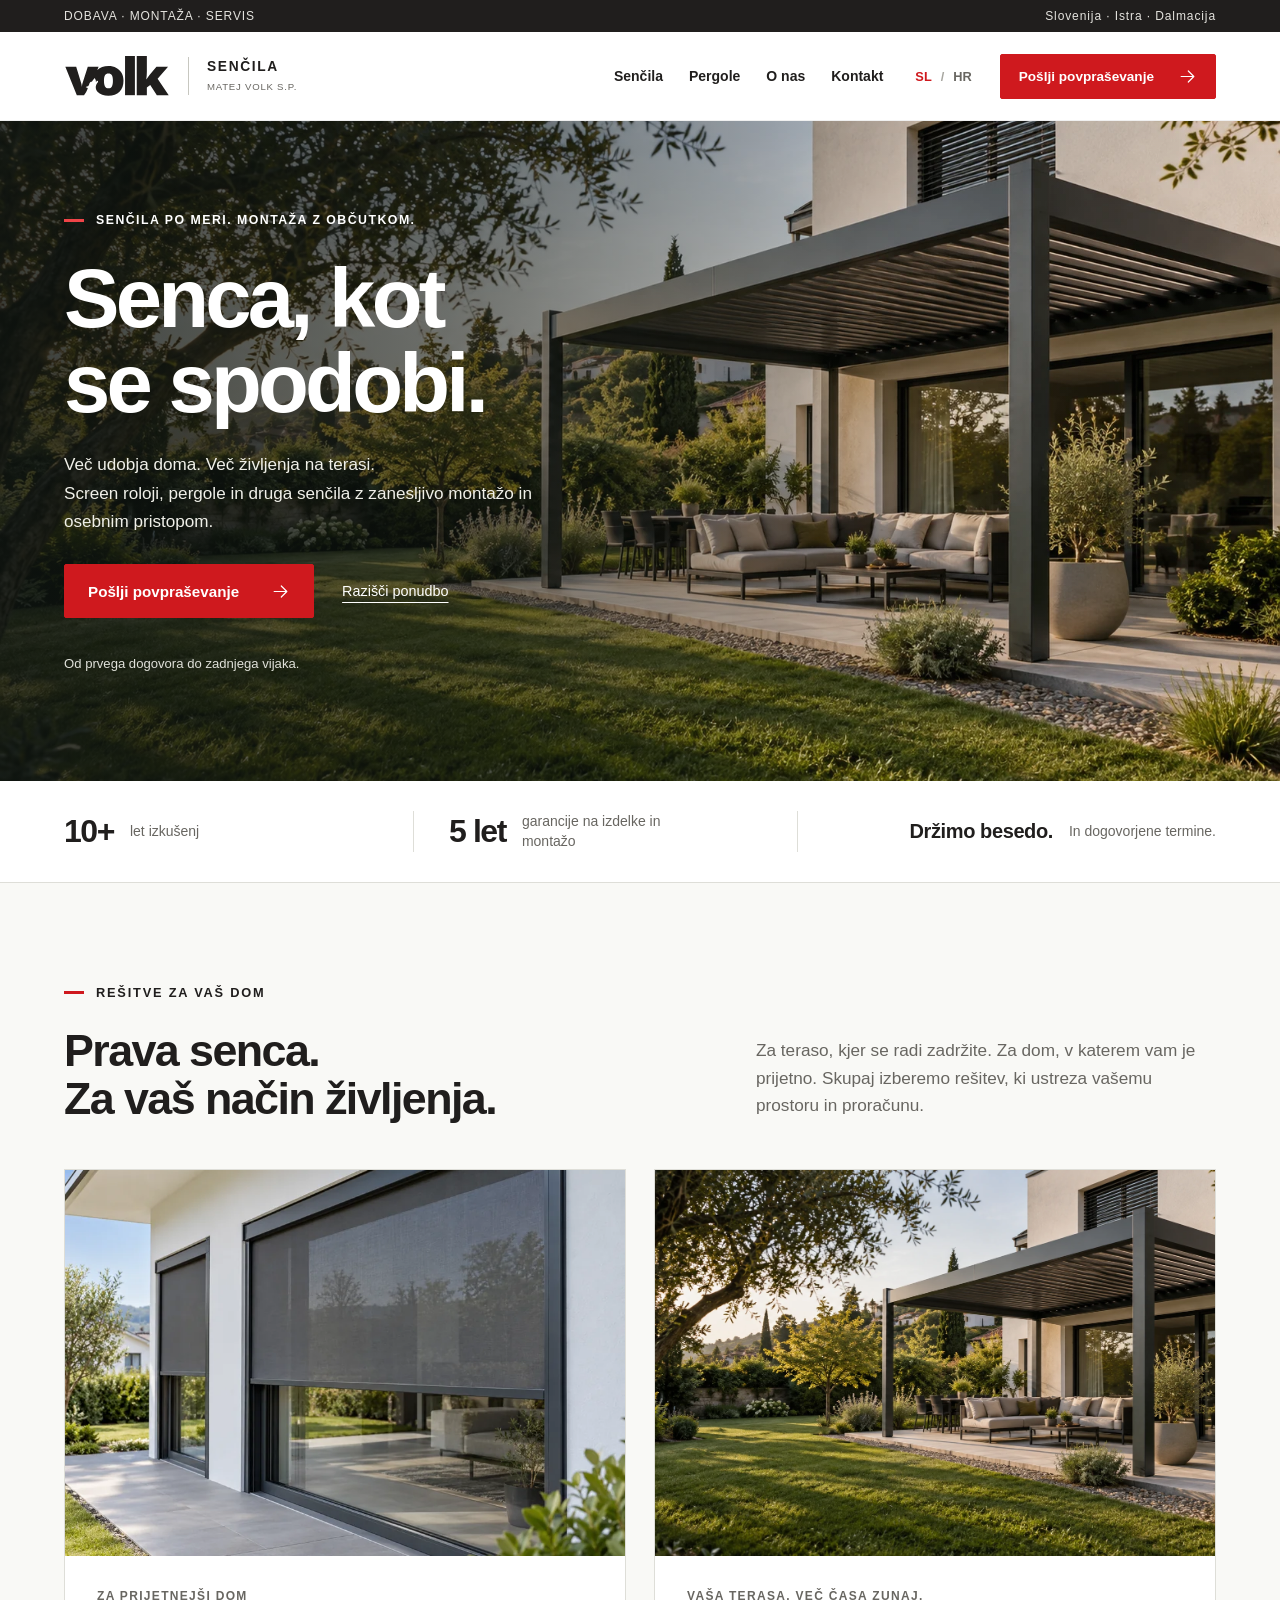
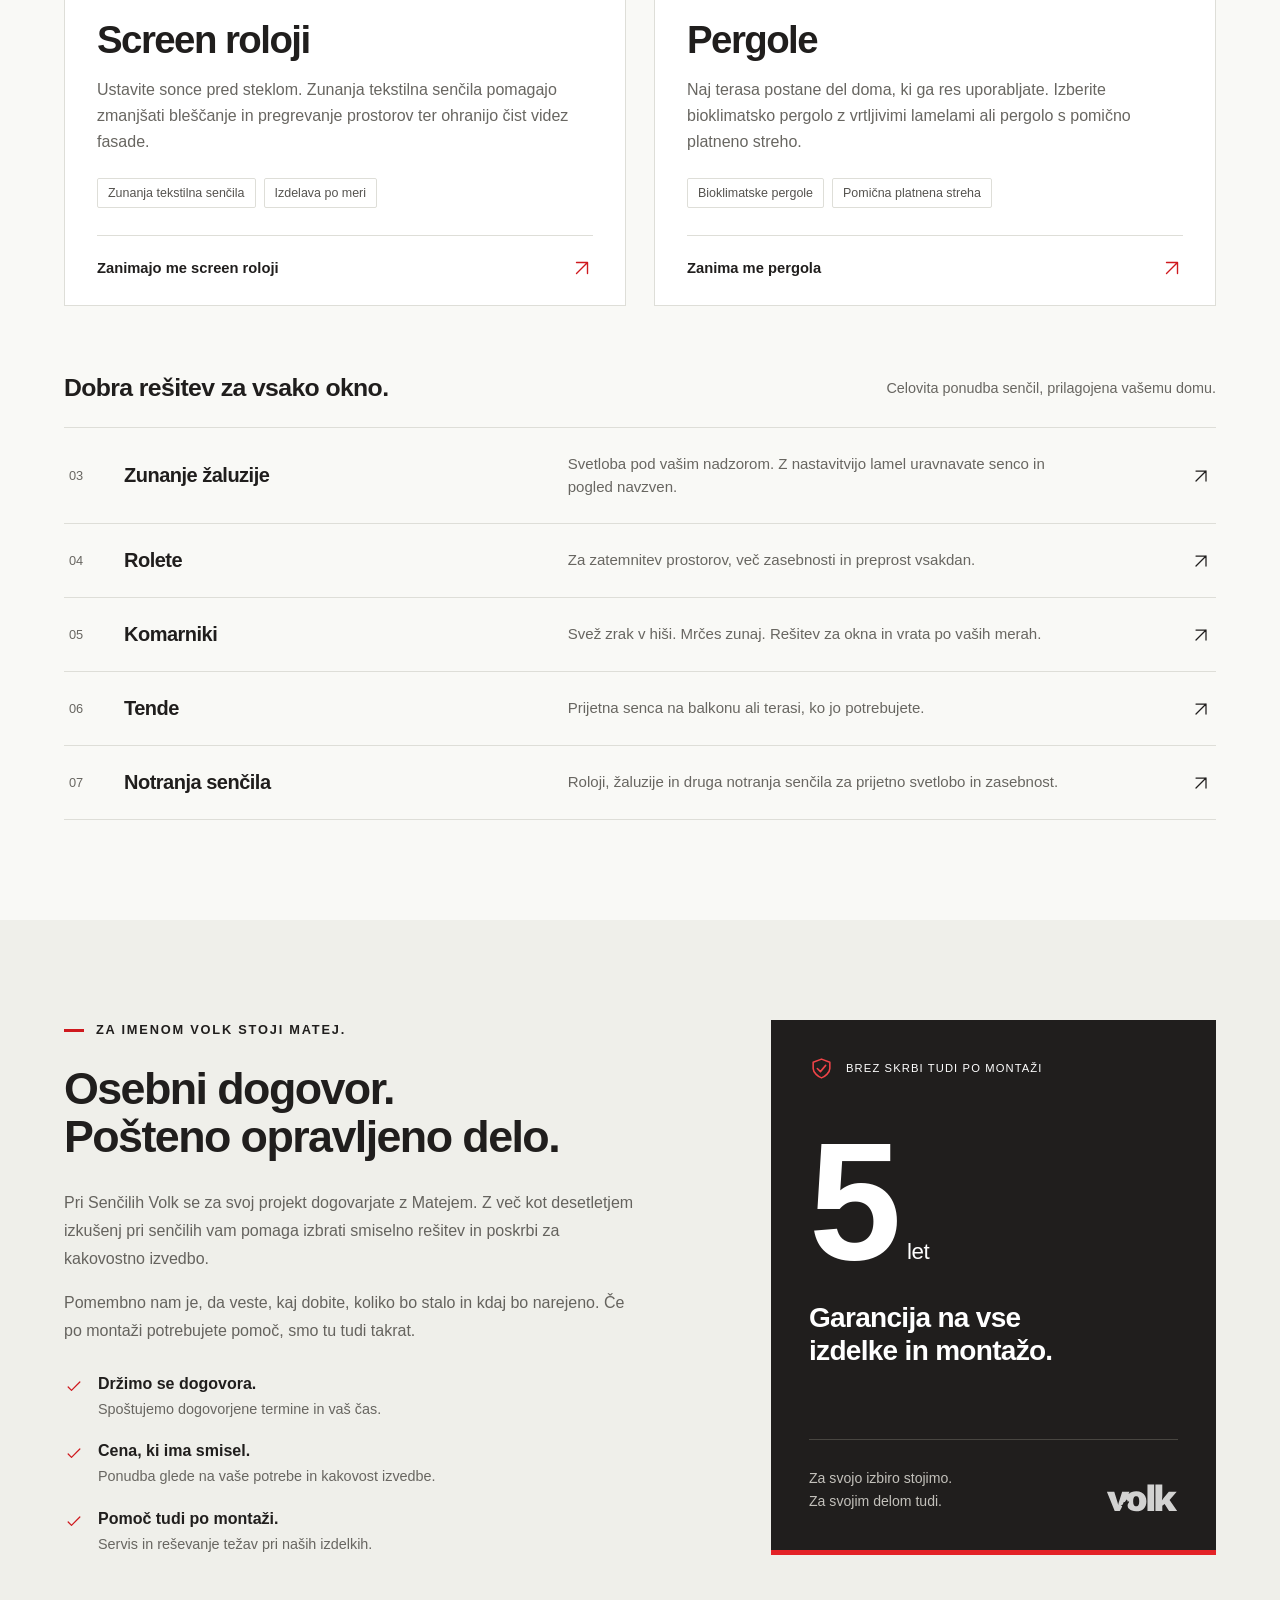
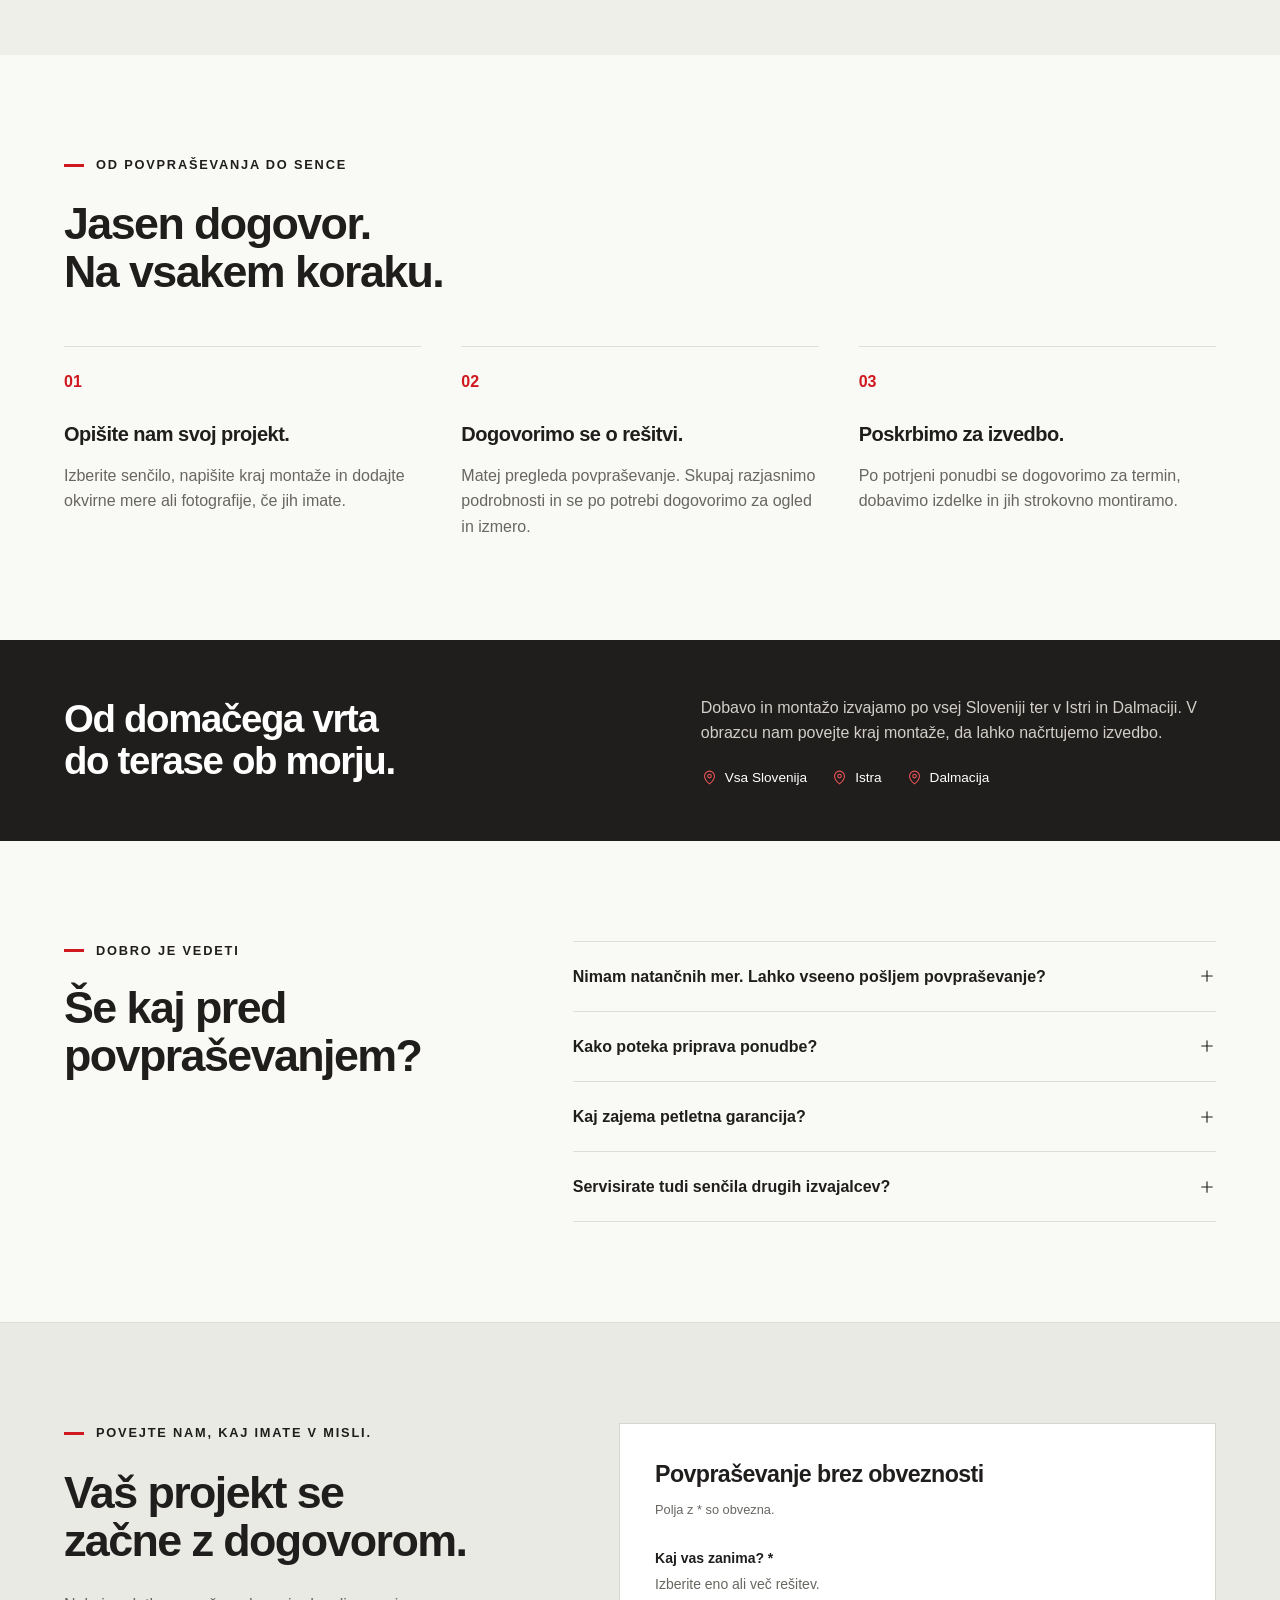
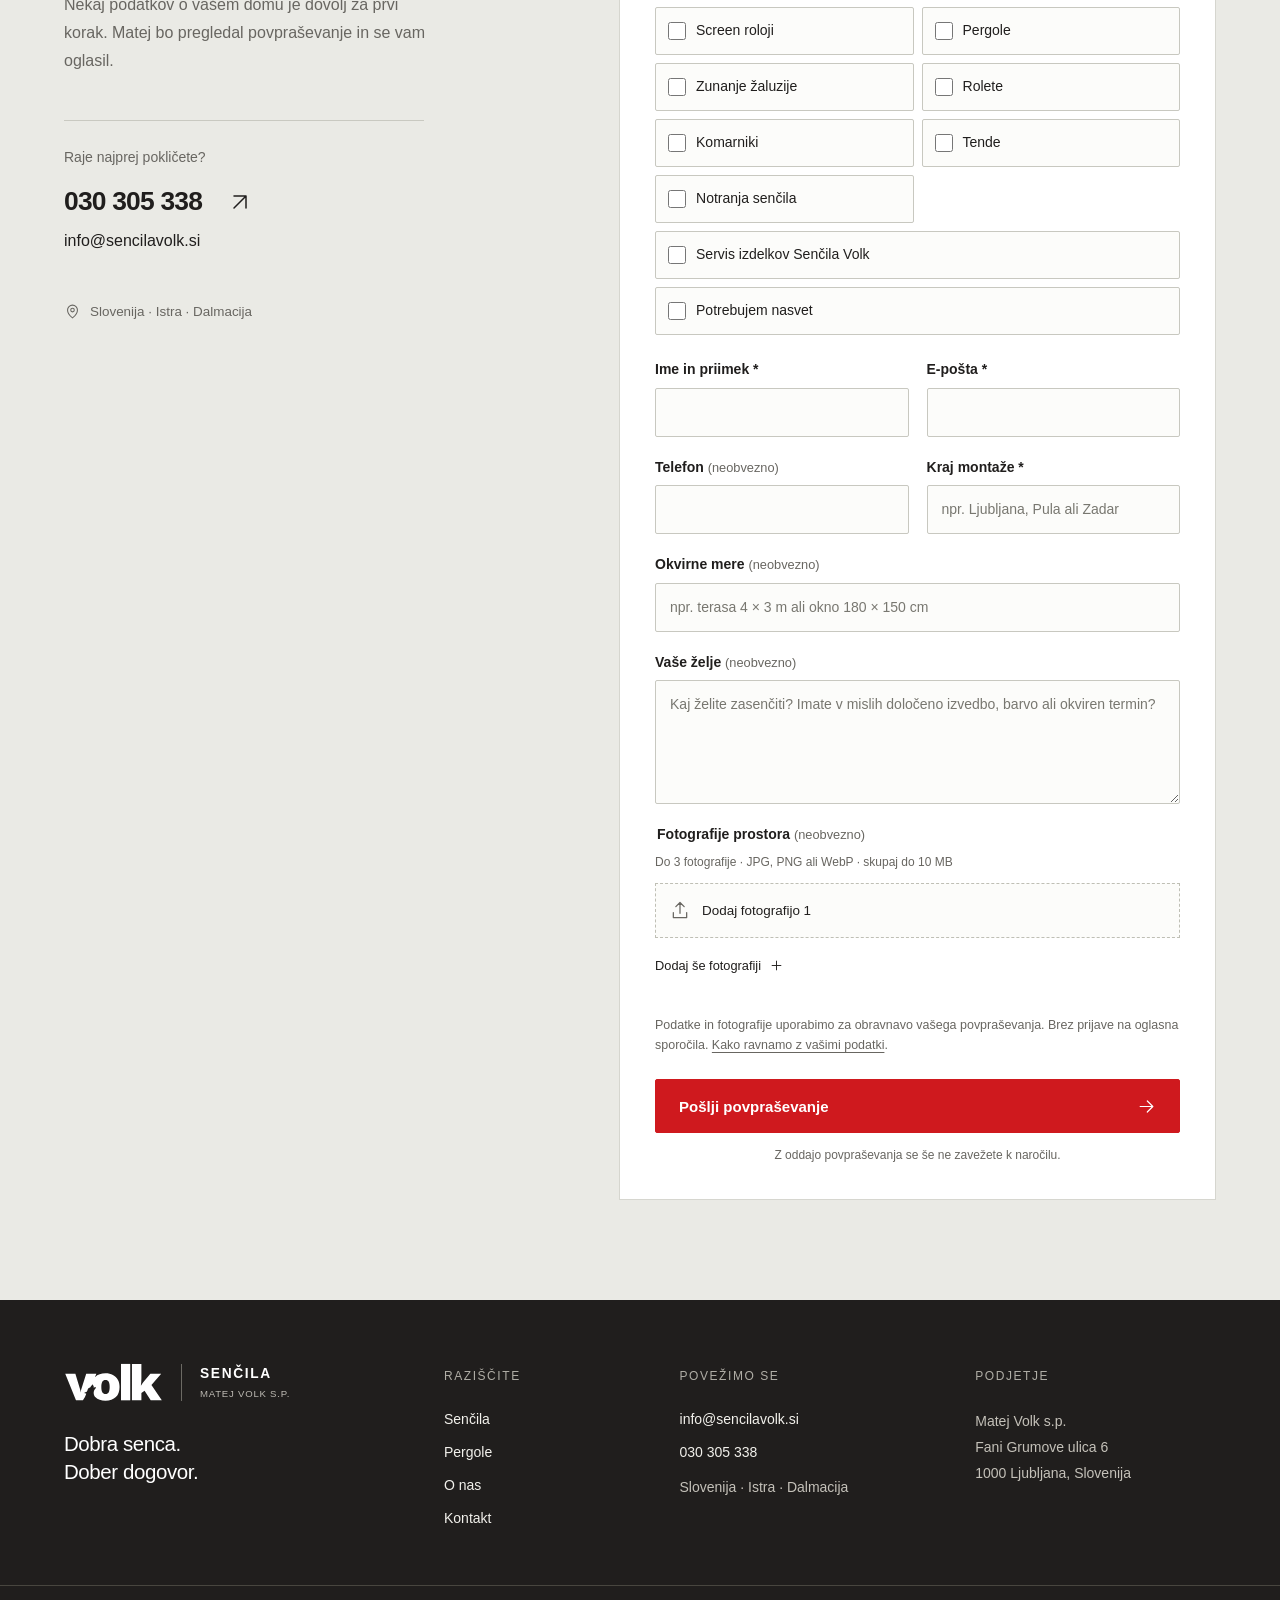
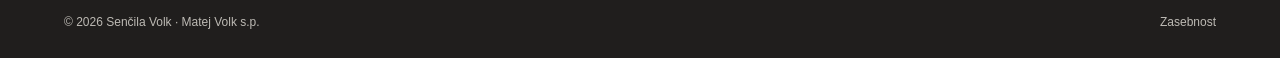
<file: index.html>
<!doctype html>
<html lang="sl">
<head>
  <meta charset="utf-8">
  <meta name="viewport" content="width=device-width, initial-scale=1">
  <title>Senčila Volk | Screen roloji, pergole in senčila po meri</title>
  <meta name="description" content="Dobava, montaža in servis senčil. Screen roloji, pergole, rolete, žaluzije, tende in komarniki. Več kot 10 let izkušenj, 5-letna garancija. Slovenija, Istra in Dalmacija.">
  <!-- Preview on GitHub: remove noindex only after the final site is approved. -->
  <meta name="robots" content="noindex, nofollow">
  <meta name="theme-color" content="#201e1d">
  <meta name="referrer" content="strict-origin-when-cross-origin">
  <meta property="og:type" content="website">
  <meta property="og:locale" content="sl_SI">
  <meta property="og:title" content="Senčila Volk | Screen roloji, pergole in senčila po meri">
  <meta property="og:description" content="Dobava, montaža in servis senčil. Screen roloji, pergole, rolete, žaluzije, tende in komarniki. Več kot 10 let izkušenj, 5-letna garancija. Slovenija, Istra in Dalmacija.">
  <link rel="icon" href="./assets/favicon.svg" type="image/svg+xml">
  <link rel="stylesheet" href="./assets/styles.css?v=multi-solutions-1">
  <script src="./assets/site.js?v=multi-solutions-1" defer></script>
</head>
<body id="top">
<a class="skip" href="#main">Na vsebino</a>
<div class="topline"><div class="wrap"><span>DOBAVA · MONTAŽA · SERVIS</span><span>Slovenija · Istra · Dalmacija</span></div></div>
<header class="site-header">
 <div class="wrap header-inner">
  <a class="brand-link" href="#top" aria-label="Senčila Volk — domov"><span class="brand"><img src="./assets/volk-dark.svg" width="106" height="42" alt="Volk"><span class="brand-type">SENČILA<small>MATEJ VOLK S.P.</small></span></span></a>
  <nav id="navigation" aria-label="Glavna navigacija"><a href="#resitve">Senčila</a><a href="#pergole">Pergole</a><a href="#o-nas">O nas</a><a href="#povprasevanje">Kontakt</a></nav>
  <div class="header-actions">
   <div class="languages" aria-label="Izbira jezika"><a href="./index.html" lang="sl" aria-label="Slovenščina" aria-current="page">SL</a><span aria-hidden="true">/</span><a href="./hr/index.html" lang="hr" aria-label="Hrvatski" >HR</a></div>
   <a class="button header-cta" href="#povprasevanje">Pošlji povpraševanje<svg class="icon" viewBox="0 0 24 24" aria-hidden="true"><path d="M4 12h15M13 5l7 7-7 7"/></svg></a>
   <button class="menu-toggle" type="button" data-menu aria-label="Meni" aria-expanded="false" aria-controls="navigation"><span></span><span></span></button>
  </div>
 </div>
</header>
<main id="main">
 <section class="hero" aria-labelledby="hero-heading">
  <figure class="hero-image">
 <img src="./assets/pergola.webp" srcset="./assets/pergola-small.webp 850w, ./assets/pergola.webp 1672w" sizes="100vw" width="1672" height="941" alt="Ilustrativni prikaz antracitne bioklimatske pergole ob hiši z vrtom" fetchpriority="high">

</figure>
  <div class="hero-shade"></div>
  <div class="wrap hero-content">
   <p class="eyebrow">SENČILA PO MERI. MONTAŽA Z OBČUTKOM.</p><h1 id="hero-heading">Senca, kot<br>se spodobi.</h1>
   <p class="hero-description">Več udobja doma. Več življenja na terasi.<br>Screen roloji, pergole in druga senčila z zanesljivo montažo in osebnim pristopom.</p>
   <div class="hero-buttons"><a class="button" href="#povprasevanje">Pošlji povpraševanje<svg class="icon" viewBox="0 0 24 24" aria-hidden="true"><path d="M4 12h15M13 5l7 7-7 7"/></svg></a><a class="hero-secondary" href="#resitve">Razišči ponudbo</a></div>
   <p class="hero-note">Od prvega dogovora do zadnjega vijaka.</p>
  </div>
 </section>
 <div class="trust-strip"><div class="wrap trust-grid"><div class="trust-item"><strong>10+</strong><span>let izkušenj</span></div><div class="trust-item"><strong>5 let</strong><span>garancije na izdelke in montažo</span></div><div class="trust-item"><strong>Držimo besedo.</strong><span>In dogovorjene termine.</span></div></div></div>
 <section class="section solutions wrap" id="resitve" aria-labelledby="solutions-heading">
  <div class="section-intro"><div><p class="eyebrow">REŠITVE ZA VAŠ DOM</p><h2 id="solutions-heading">Prava senca.<br>Za vaš način življenja.</h2></div><p>Za teraso, kjer se radi zadržite. Za dom, v katerem vam je prijetno. Skupaj izberemo rešitev, ki ustreza vašemu prostoru in proračunu.</p></div>
  <div class="product-grid"><article class="product-card" id="screen-roloji"><figure class="product-image">
 <img src="./assets/screen.webp" srcset="./assets/screen-small.webp 850w, ./assets/screen.webp 1448w" sizes="(max-width: 760px) 100vw, 50vw" width="1448" height="1086" alt="Ilustrativni prikaz zunanjih screen rolojev na oknih sodobne hiše" loading="lazy">
 
</figure><div class="product-body"><span class="product-kicker">ZA PRIJETNEJŠI DOM</span><h3>Screen roloji</h3><p>Ustavite sonce pred steklom. Zunanja tekstilna senčila pomagajo zmanjšati bleščanje in pregrevanje prostorov ter ohranijo čist videz fasade.</p><div class="tags"><span>Zunanja tekstilna senčila</span><span>Izdelava po meri</span></div><a class="text-link" href="#povprasevanje" data-product="screen-roloji">Zanimajo me screen roloji<svg class="icon" viewBox="0 0 24 24" aria-hidden="true"><path d="M6 18 18 6M6 6h12v12"/></svg></a></div></article><article class="product-card" id="pergole"><figure class="product-image">
 <img src="./assets/pergola.webp" srcset="./assets/pergola-small.webp 850w, ./assets/pergola.webp 1672w" sizes="(max-width: 760px) 100vw, 50vw" width="1672" height="941" alt="Ilustrativni prikaz antracitne bioklimatske pergole ob hiši z vrtom" loading="lazy">

</figure><div class="product-body"><span class="product-kicker">VAŠA TERASA. VEČ ČASA ZUNAJ.</span><h3>Pergole</h3><p>Naj terasa postane del doma, ki ga res uporabljate. Izberite bioklimatsko pergolo z vrtljivimi lamelami ali pergolo s pomično platneno streho.</p><div class="tags"><span>Bioklimatske pergole</span><span>Pomična platnena streha</span></div><a class="text-link" href="#povprasevanje" data-product="pergole">Zanima me pergola<svg class="icon" viewBox="0 0 24 24" aria-hidden="true"><path d="M6 18 18 6M6 6h12v12"/></svg></a></div></article></div>
  <div class="other-heading"><h3>Dobra rešitev za vsako okno.</h3><p>Celovita ponudba senčil, prilagojena vašemu domu.</p></div>
  <div class="other-products"><a class="other-item" href="#povprasevanje" data-product="zunanje-zaluzije" aria-label="Povpraševanje za Zunanje žaluzije"><span class="item-no">03</span><h3>Zunanje žaluzije</h3><p>Svetloba pod vašim nadzorom. Z nastavitvijo lamel uravnavate senco in pogled navzven.</p><svg class="icon" viewBox="0 0 24 24" aria-hidden="true"><path d="M6 18 18 6M6 6h12v12"/></svg></a><a class="other-item" href="#povprasevanje" data-product="rolete" aria-label="Povpraševanje za Rolete"><span class="item-no">04</span><h3>Rolete</h3><p>Za zatemnitev prostorov, več zasebnosti in preprost vsakdan.</p><svg class="icon" viewBox="0 0 24 24" aria-hidden="true"><path d="M6 18 18 6M6 6h12v12"/></svg></a><a class="other-item" href="#povprasevanje" data-product="komarniki" aria-label="Povpraševanje za Komarniki"><span class="item-no">05</span><h3>Komarniki</h3><p>Svež zrak v hiši. Mrčes zunaj. Rešitev za okna in vrata po vaših merah.</p><svg class="icon" viewBox="0 0 24 24" aria-hidden="true"><path d="M6 18 18 6M6 6h12v12"/></svg></a><a class="other-item" href="#povprasevanje" data-product="tende" aria-label="Povpraševanje za Tende"><span class="item-no">06</span><h3>Tende</h3><p>Prijetna senca na balkonu ali terasi, ko jo potrebujete.</p><svg class="icon" viewBox="0 0 24 24" aria-hidden="true"><path d="M6 18 18 6M6 6h12v12"/></svg></a><a class="other-item" href="#povprasevanje" data-product="notranja-sencila" aria-label="Povpraševanje za Notranja senčila"><span class="item-no">07</span><h3>Notranja senčila</h3><p>Roloji, žaluzije in druga notranja senčila za prijetno svetlobo in zasebnost.</p><svg class="icon" viewBox="0 0 24 24" aria-hidden="true"><path d="M6 18 18 6M6 6h12v12"/></svg></a></div>
 </section>
 <section class="section about" id="o-nas" aria-labelledby="about-heading"><div class="wrap about-grid">
  <div class="about-copy"><p class="eyebrow">ZA IMENOM VOLK STOJI MATEJ.</p><h2 id="about-heading">Osebni dogovor.<br>Pošteno opravljeno delo.</h2><p>Pri Senčilih Volk se za svoj projekt dogovarjate z Matejem. Z več kot desetletjem izkušenj pri senčilih vam pomaga izbrati smiselno rešitev in poskrbi za kakovostno izvedbo.</p><p>Pomembno nam je, da veste, kaj dobite, koliko bo stalo in kdaj bo narejeno. Če po montaži potrebujete pomoč, smo tu tudi takrat.</p><ul class="promises"><li><svg class="icon" viewBox="0 0 24 24" aria-hidden="true"><path d="m5 12 4 4L19 6"/></svg><div><strong>Držimo se dogovora.</strong><span>Spoštujemo dogovorjene termine in vaš čas.</span></div></li><li><svg class="icon" viewBox="0 0 24 24" aria-hidden="true"><path d="m5 12 4 4L19 6"/></svg><div><strong>Cena, ki ima smisel.</strong><span>Ponudba glede na vaše potrebe in kakovost izvedbe.</span></div></li><li><svg class="icon" viewBox="0 0 24 24" aria-hidden="true"><path d="m5 12 4 4L19 6"/></svg><div><strong>Pomoč tudi po montaži.</strong><span>Servis in reševanje težav pri naših izdelkih.</span></div></li></ul></div>
  <div class="guarantee"><div class="guarantee-top"><svg class="icon" viewBox="0 0 24 24" aria-hidden="true"><path d="m12 3 8 3v6c0 4-5 8-8 9-3-1-8-5-8-9V6l8-3Z"/><path d="m8 12 3 3 5-6"/></svg><span>BREZ SKRBI TUDI PO MONTAŽI</span></div><div class="guarantee-number">5<span>let</span></div><h3>Garancija na vse<br>izdelke in montažo.</h3><div class="guarantee-bottom"><p>Za svojo izbiro stojimo.<br>Za svojim delom tudi.</p><img src="./assets/volk-light.svg" width="80" height="32" alt="Volk" loading="lazy"></div></div>
 </div></section>
 <section class="section process wrap" aria-labelledby="process-heading"><div class="section-intro"><div><p class="eyebrow">OD POVPRAŠEVANJA DO SENCE</p><h2 id="process-heading">Jasen dogovor.<br>Na vsakem koraku.</h2></div></div><ol class="steps"><li><span class="step-number">01</span><h3>Opišite nam svoj projekt.</h3><p>Izberite senčilo, napišite kraj montaže in dodajte okvirne mere ali fotografije, če jih imate.</p></li><li><span class="step-number">02</span><h3>Dogovorimo se o rešitvi.</h3><p>Matej pregleda povpraševanje. Skupaj razjasnimo podrobnosti in se po potrebi dogovorimo za ogled in izmero.</p></li><li><span class="step-number">03</span><h3>Poskrbimo za izvedbo.</h3><p>Po potrjeni ponudbi se dogovorimo za termin, dobavimo izdelke in jih strokovno montiramo.</p></li></ol></section>
 <section class="coverage"><div class="wrap coverage-grid"><div><h2>Od domačega vrta<br>do terase ob morju.</h2></div><div><p>Dobavo in montažo izvajamo po vsej Sloveniji ter v Istri in Dalmaciji. V obrazcu nam povejte kraj montaže, da lahko načrtujemo izvedbo.</p><div class="coverage-badges"><span><svg class="icon" viewBox="0 0 24 24" aria-hidden="true"><path d="M19 10c0 6-7 11-7 11S5 16 5 10a7 7 0 1 1 14 0Z"/><circle cx="12" cy="10" r="2.5"/></svg>Vsa Slovenija</span><span><svg class="icon" viewBox="0 0 24 24" aria-hidden="true"><path d="M19 10c0 6-7 11-7 11S5 16 5 10a7 7 0 1 1 14 0Z"/><circle cx="12" cy="10" r="2.5"/></svg>Istra</span><span><svg class="icon" viewBox="0 0 24 24" aria-hidden="true"><path d="M19 10c0 6-7 11-7 11S5 16 5 10a7 7 0 1 1 14 0Z"/><circle cx="12" cy="10" r="2.5"/></svg>Dalmacija</span></div></div></div></section>
 <section class="section faq wrap" aria-labelledby="faq-heading"><div><p class="eyebrow">DOBRO JE VEDETI</p><h2 id="faq-heading">Še kaj pred<br>povpraševanjem?</h2></div><div class="faq-list"><details><summary>Nimam natančnih mer. Lahko vseeno pošljem povpraševanje?<svg class="icon" viewBox="0 0 24 24" aria-hidden="true"><path d="M12 5v14M5 12h14"/></svg></summary><p>Seveda. Za prvi stik zadoščajo kratek opis želja, kraj montaže in fotografija prostora, če jo imate. Okvirne mere so dobrodošle, niso pa obvezne.</p></details><details><summary>Kako poteka priprava ponudbe?<svg class="icon" viewBox="0 0 24 24" aria-hidden="true"><path d="M12 5v14M5 12h14"/></svg></summary><p>Začnemo z vašim povpraševanjem. Matej pregleda podatke in vas kontaktira za podrobnosti. O morebitnem ogledu in izmeri se dogovorimo glede na projekt.</p></details><details><summary>Kaj zajema petletna garancija?<svg class="icon" viewBox="0 0 24 24" aria-hidden="true"><path d="M12 5v14M5 12h14"/></svg></summary><p>Petletna garancija velja za vse naše izdelke in montažo. Podrobnosti garancije vam pojasnimo ob ponudbi.</p></details><details><summary>Servisirate tudi senčila drugih izvajalcev?<svg class="icon" viewBox="0 0 24 24" aria-hidden="true"><path d="M12 5v14M5 12h14"/></svg></summary><p>Servis zagotavljamo za senčila, ki smo jih dobavili ali montirali pri Senčilih Volk.</p></details></div></section>
 <section class="section inquiry" id="povprasevanje" aria-labelledby="inquiry-heading"><div class="wrap inquiry-grid">
  <div class="inquiry-copy"><p class="eyebrow">POVEJTE NAM, KAJ IMATE V MISLI.</p><h2 id="inquiry-heading">Vaš projekt se<br>začne z dogovorom.</h2><p>Nekaj podatkov o vašem domu je dovolj za prvi korak. Matej bo pregledal povpraševanje in se vam oglasil.</p><div class="direct-contact"><span>Raje najprej pokličete?</span><a class="contact-phone" href="tel:+38630305338">030 305 338<svg class="icon" viewBox="0 0 24 24" aria-hidden="true"><path d="M6 18 18 6M6 6h12v12"/></svg></a><a class="contact-email" href="mailto:info@sencilavolk.si">info@sencilavolk.si</a></div><p class="inquiry-area"><svg class="icon" viewBox="0 0 24 24" aria-hidden="true"><path d="M19 10c0 6-7 11-7 11S5 16 5 10a7 7 0 1 1 14 0Z"/><circle cx="12" cy="10" r="2.5"/></svg>Slovenija · Istra · Dalmacija</p></div>
  <form id="inquiry-form" class="inquiry-form" action="https://formsubmit.co/info@sencilavolk.si" method="POST" enctype="multipart/form-data">
   <div class="form-heading"><h3>Povpraševanje brez obveznosti</h3><p>Polja z * so obvezna.</p></div>
   <input type="hidden" name="_subject" value="Senčila Volk — novo povpraševanje / upit (SL)">
   <input type="hidden" name="_template" value="table"><input type="hidden" name="Jezik / Jezik" value="Slovenščina">
   <div class="honey" aria-hidden="true"><label for="website">Website</label><input id="website" type="text" name="_honey" tabindex="-1" autocomplete="off"></div>
   <fieldset class="solution-field" aria-describedby="solutions-hint">
    <legend>Kaj vas zanima? <span aria-hidden="true">*</span></legend>
    <p id="solutions-hint" class="solutions-hint">Izberite eno ali več rešitev.</p>
    <div class="solution-options"><label class="solution-option" for="solution-screen-roloji"><input id="solution-screen-roloji" type="checkbox" name="Resitev 1 / Rjesenje 1" value="Screen roloji" data-solution="screen-roloji" aria-describedby="solutions-hint solutions-error"><span>Screen roloji</span></label>
<label class="solution-option" for="solution-pergole"><input id="solution-pergole" type="checkbox" name="Resitev 2 / Rjesenje 2" value="Pergole" data-solution="pergole" aria-describedby="solutions-hint solutions-error"><span>Pergole</span></label>
<label class="solution-option" for="solution-zunanje-zaluzije"><input id="solution-zunanje-zaluzije" type="checkbox" name="Resitev 3 / Rjesenje 3" value="Zunanje žaluzije" data-solution="zunanje-zaluzije" aria-describedby="solutions-hint solutions-error"><span>Zunanje žaluzije</span></label>
<label class="solution-option" for="solution-rolete"><input id="solution-rolete" type="checkbox" name="Resitev 4 / Rjesenje 4" value="Rolete" data-solution="rolete" aria-describedby="solutions-hint solutions-error"><span>Rolete</span></label>
<label class="solution-option" for="solution-komarniki"><input id="solution-komarniki" type="checkbox" name="Resitev 5 / Rjesenje 5" value="Komarniki" data-solution="komarniki" aria-describedby="solutions-hint solutions-error"><span>Komarniki</span></label>
<label class="solution-option" for="solution-tende"><input id="solution-tende" type="checkbox" name="Resitev 6 / Rjesenje 6" value="Tende" data-solution="tende" aria-describedby="solutions-hint solutions-error"><span>Tende</span></label>
<label class="solution-option" for="solution-notranja-sencila"><input id="solution-notranja-sencila" type="checkbox" name="Resitev 7 / Rjesenje 7" value="Notranja senčila" data-solution="notranja-sencila" aria-describedby="solutions-hint solutions-error"><span>Notranja senčila</span></label>
<label class="solution-option solution-option-wide" for="solution-servis"><input id="solution-servis" type="checkbox" name="Resitev 8 / Rjesenje 8" value="Servis izdelkov Senčila Volk" data-solution="servis" aria-describedby="solutions-hint solutions-error"><span>Servis izdelkov Senčila Volk</span></label>
<label class="solution-option solution-option-wide" for="solution-nasvet"><input id="solution-nasvet" type="checkbox" name="Resitev 9 / Rjesenje 9" value="Potrebujem nasvet" data-solution="nasvet" aria-describedby="solutions-hint solutions-error"><span>Potrebujem nasvet</span></label></div>
    <p id="solutions-error" class="solutions-error" hidden></p>
   </fieldset>
   <div class="form-row"><div class="field"><label for="name">Ime in priimek <span aria-hidden="true">*</span></label><input id="name" name="Ime / Ime" autocomplete="name" maxlength="120" required></div><div class="field"><label for="email">E-pošta <span aria-hidden="true">*</span></label><input id="email" name="email" type="email" autocomplete="email" maxlength="254" required></div></div>
   <div class="form-row"><div class="field"><label for="phone">Telefon <span class="optional">(neobvezno)</span></label><input id="phone" name="Telefon" type="tel" autocomplete="tel" maxlength="40"></div><div class="field"><label for="location">Kraj montaže <span aria-hidden="true">*</span></label><input id="location" name="Kraj / Mjesto" autocomplete="address-level2" placeholder="npr. Ljubljana, Pula ali Zadar" maxlength="180" required></div></div>
   <div class="field"><label for="measurements">Okvirne mere <span class="optional">(neobvezno)</span></label><input id="measurements" name="Okvirne mere / mjere" placeholder="npr. terasa 4 × 3 m ali okno 180 × 150 cm" maxlength="300"></div>
   <div class="field"><label for="message">Vaše želje <span class="optional">(neobvezno)</span></label><textarea id="message" name="Sporocilo / Poruka" rows="4" maxlength="5000" placeholder="Kaj želite zasenčiti? Imate v mislih določeno izvedbo, barvo ali okviren termin?"></textarea></div>
   <fieldset class="photo-field"><legend>Fotografije prostora <span class="optional">(neobvezno)</span></legend><p id="photo-hint">Do 3 fotografije · JPG, PNG ali WebP · skupaj do 10 MB</p><div class="file-row"><label for="photo-1"><svg class="icon" viewBox="0 0 24 24" aria-hidden="true"><path d="M12 16V3m-5 5 5-5 5 5M4 15v6h16v-6"/></svg><span data-filename>Dodaj fotografijo 1</span></label><input id="photo-1" type="file" name="attachment" accept="image/jpeg,image/png,image/webp" aria-describedby="photo-hint"><button type="button" class="remove-file" aria-label="Odstrani fotografijo 1" hidden><svg class="icon" viewBox="0 0 24 24" aria-hidden="true"><path d="m6 6 12 12M6 18 18 6"/></svg></button></div><details class="extra-photos"><summary>Dodaj še fotografiji<svg class="icon" viewBox="0 0 24 24" aria-hidden="true"><path d="M12 5v14M5 12h14"/></svg></summary><div class="file-row"><label for="photo-2"><svg class="icon" viewBox="0 0 24 24" aria-hidden="true"><path d="M12 16V3m-5 5 5-5 5 5M4 15v6h16v-6"/></svg><span data-filename>Dodaj fotografijo 2</span></label><input id="photo-2" type="file" name="attachment2" accept="image/jpeg,image/png,image/webp" aria-describedby="photo-hint"><button type="button" class="remove-file" aria-label="Odstrani fotografijo 2" hidden><svg class="icon" viewBox="0 0 24 24" aria-hidden="true"><path d="m6 6 12 12M6 18 18 6"/></svg></button></div><div class="file-row"><label for="photo-3"><svg class="icon" viewBox="0 0 24 24" aria-hidden="true"><path d="M12 16V3m-5 5 5-5 5 5M4 15v6h16v-6"/></svg><span data-filename>Dodaj fotografijo 3</span></label><input id="photo-3" type="file" name="attachment3" accept="image/jpeg,image/png,image/webp" aria-describedby="photo-hint"><button type="button" class="remove-file" aria-label="Odstrani fotografijo 3" hidden><svg class="icon" viewBox="0 0 24 24" aria-hidden="true"><path d="m6 6 12 12M6 18 18 6"/></svg></button></div></details></fieldset>
   <p class="privacy-note">Podatke in fotografije uporabimo za obravnavo vašega povpraševanja. Brez prijave na oglasna sporočila. <a href="./zasebnost.html" target="_blank" rel="noopener">Kako ravnamo z vašimi podatki</a>.</p>
   <p id="form-status" class="form-status" role="alert" tabindex="-1" hidden></p>
   <button class="button submit-button" type="submit"><span>Pošlji povpraševanje</span><svg class="icon" viewBox="0 0 24 24" aria-hidden="true"><path d="M4 12h15M13 5l7 7-7 7"/></svg></button><p class="submit-note">Z oddajo povpraševanja se še ne zavežete k naročilu.</p>
  </form>
 </div></section>
</main>
<footer class="site-footer">
 <div class="wrap footer-main">
  <div class="footer-brand"><a href="./index.html" aria-label="Senčila Volk"><span class="brand"><img src="./assets/volk-light.svg" width="106" height="42" alt="Volk"><span class="brand-type">SENČILA<small>MATEJ VOLK S.P.</small></span></span></a><p>Dobra senca.<br>Dober dogovor.</p></div>
  <div class="footer-col"><h2>RAZIŠČITE</h2><a href="#resitve">Senčila</a><a href="#pergole">Pergole</a><a href="#o-nas">O nas</a><a href="#povprasevanje">Kontakt</a></div>
  <div class="footer-col"><h2>POVEŽIMO SE</h2><a href="mailto:info@sencilavolk.si">info@sencilavolk.si</a><a href="tel:+38630305338">030 305 338</a><p>Slovenija · Istra · Dalmacija</p></div>
  <div class="footer-col"><h2>PODJETJE</h2><p>Matej Volk s.p.<br>Fani Grumove ulica 6<br>1000 Ljubljana, Slovenija</p></div>
 </div>
 <div class="wrap footer-bottom"><span>© 2026 Senčila Volk · Matej Volk s.p.</span><a href="./zasebnost.html">Zasebnost</a></div>
</footer>
</body>
</html>
</file>
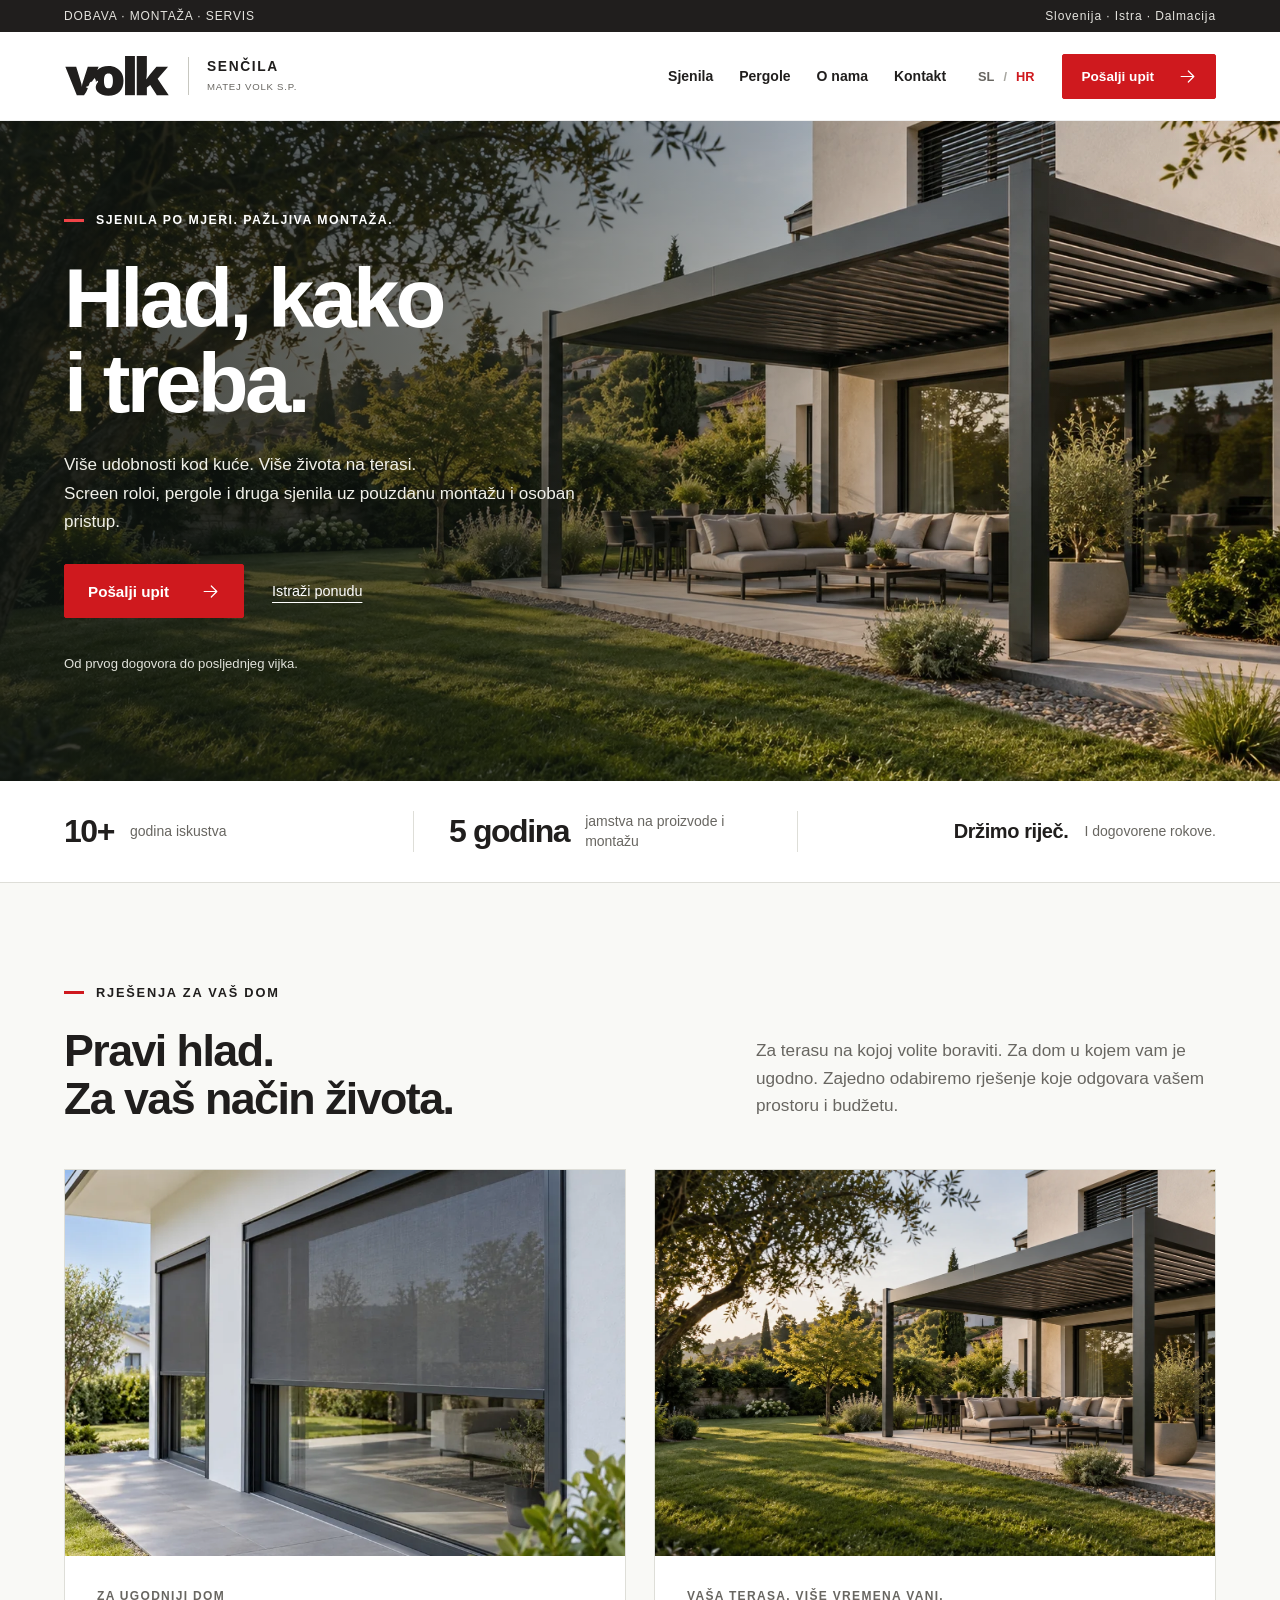
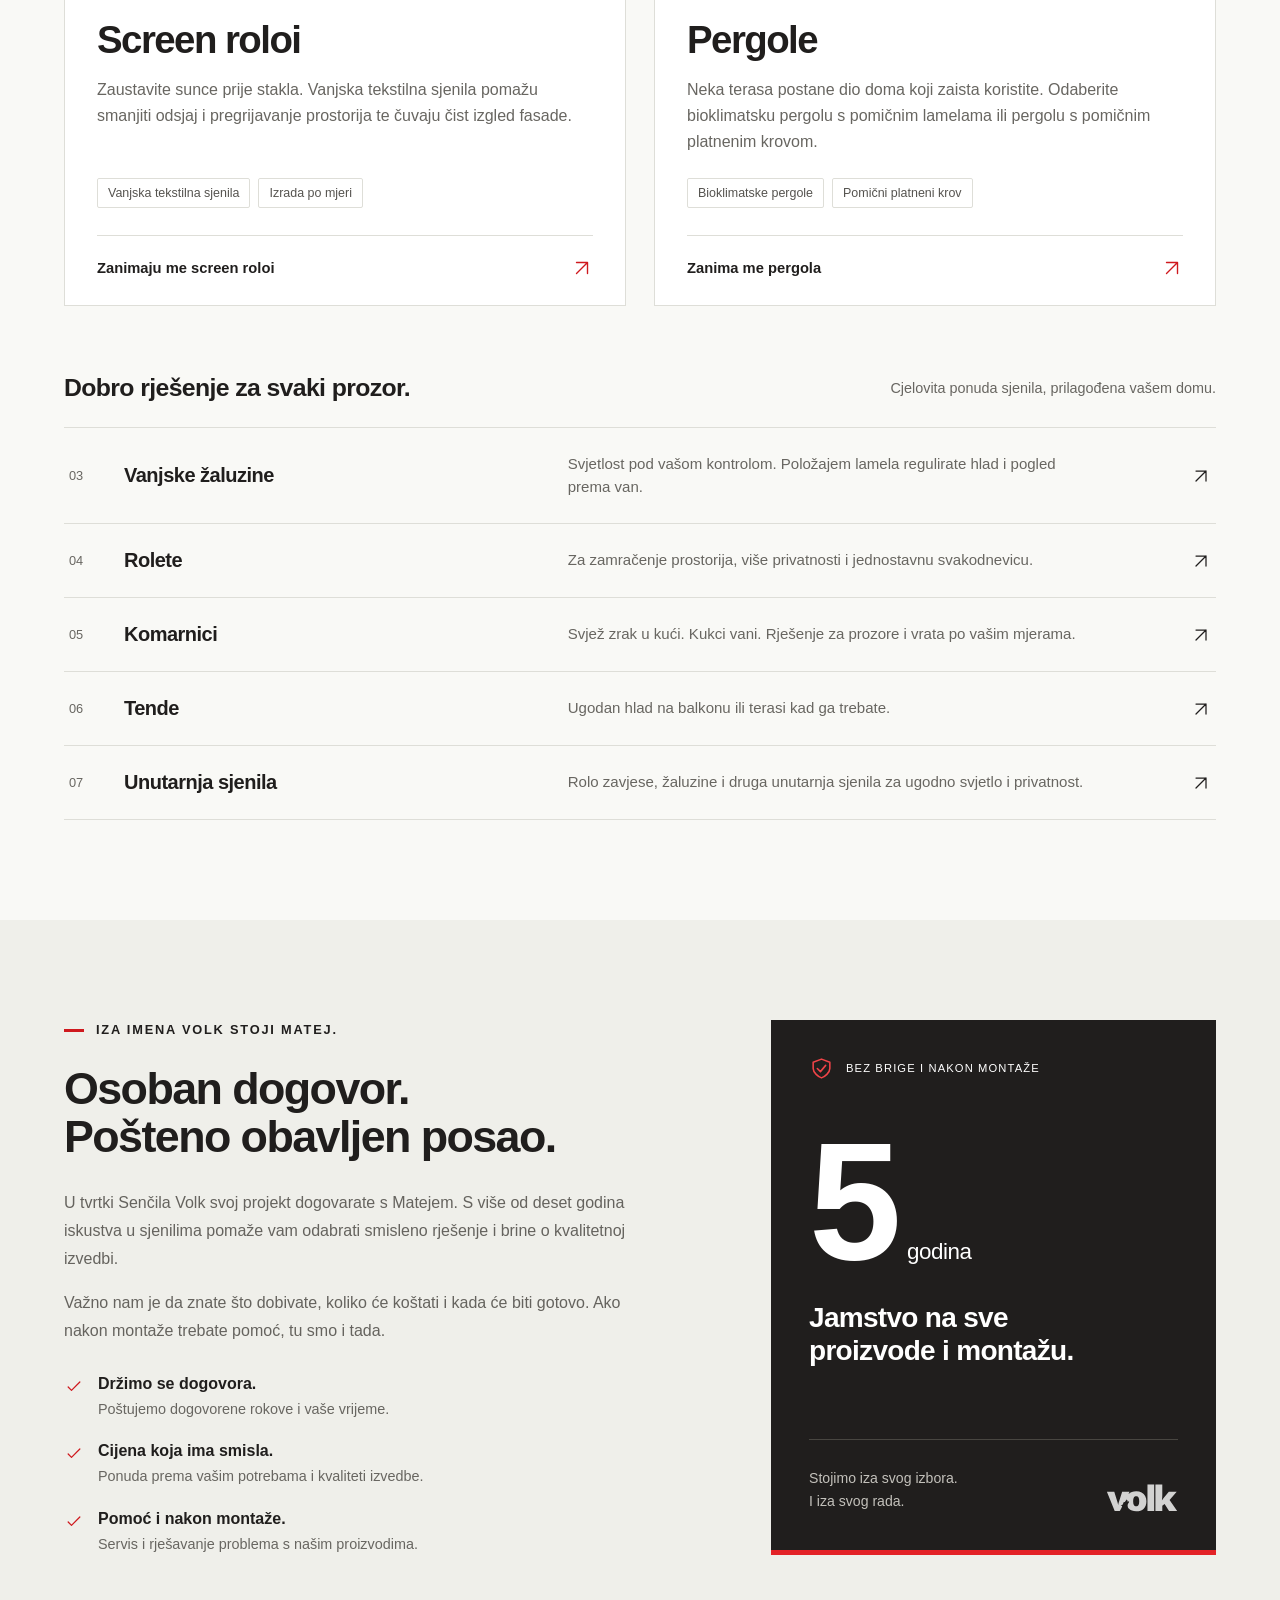
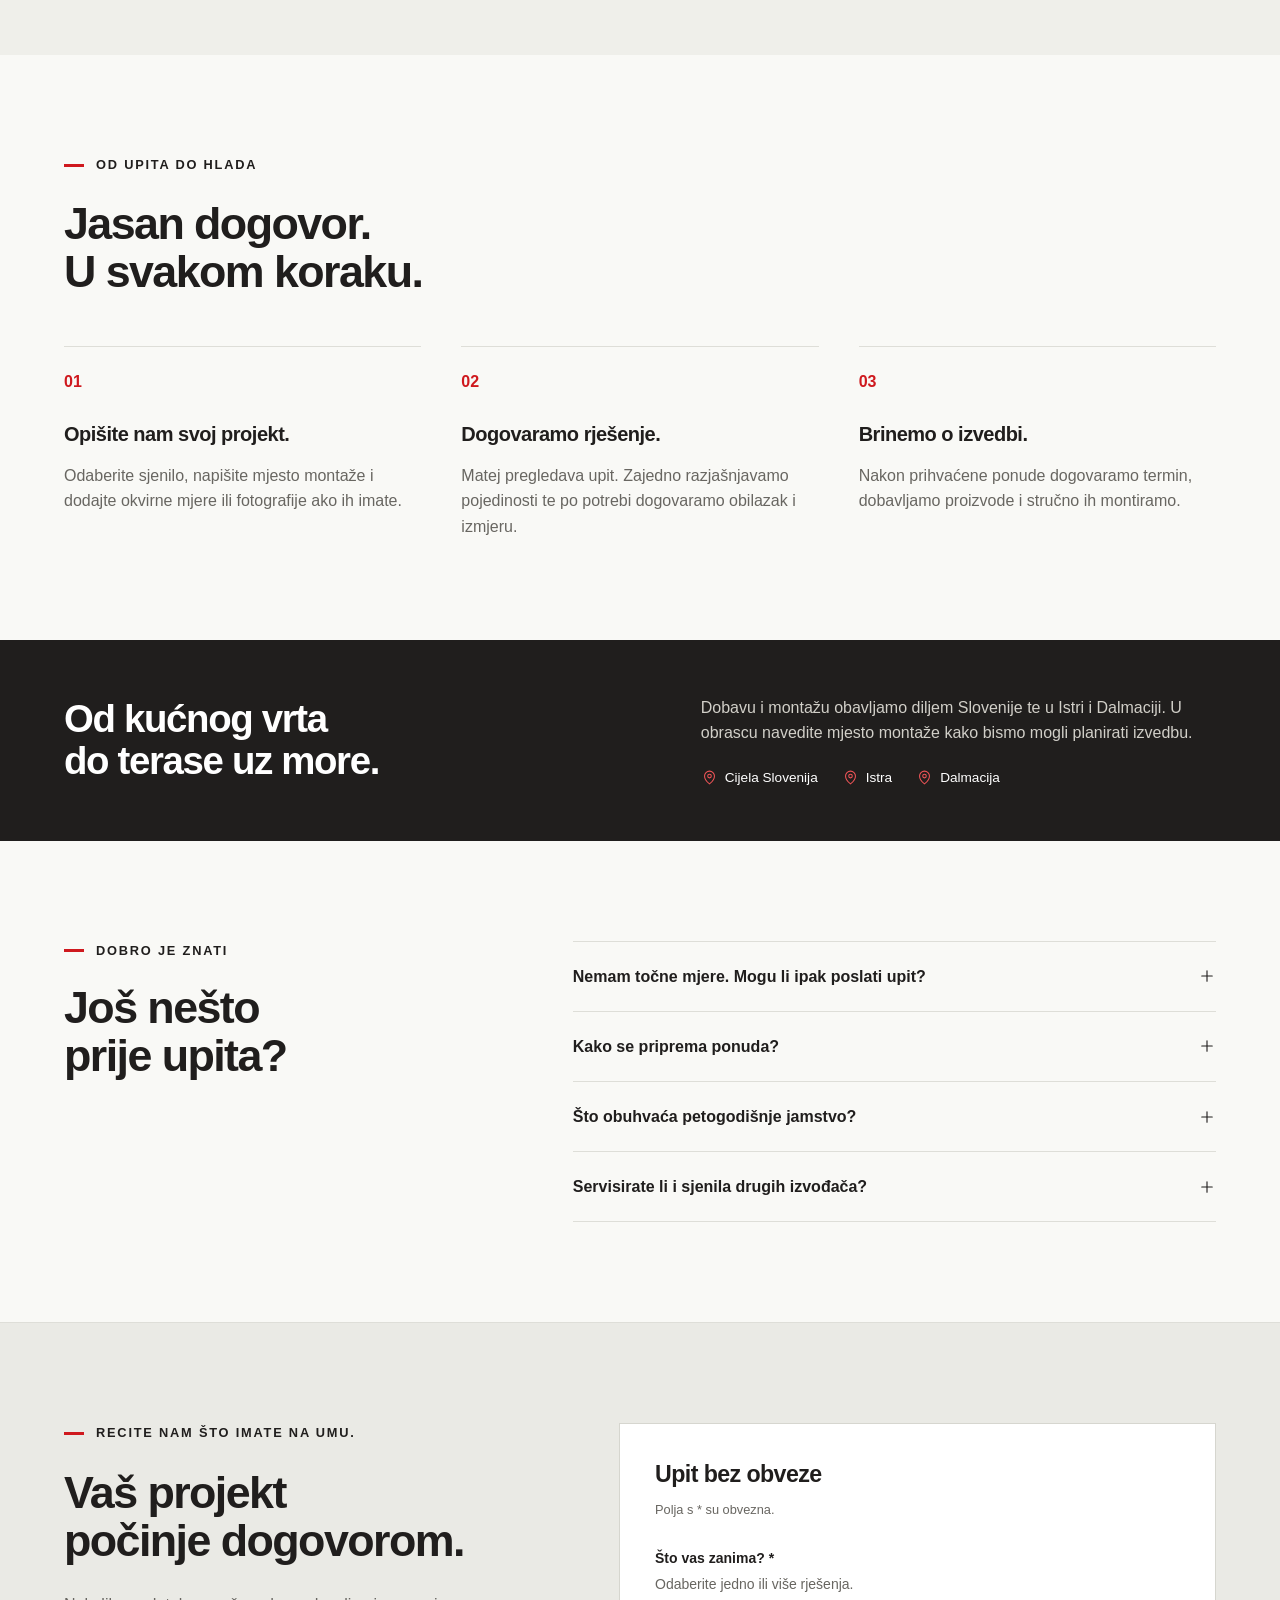
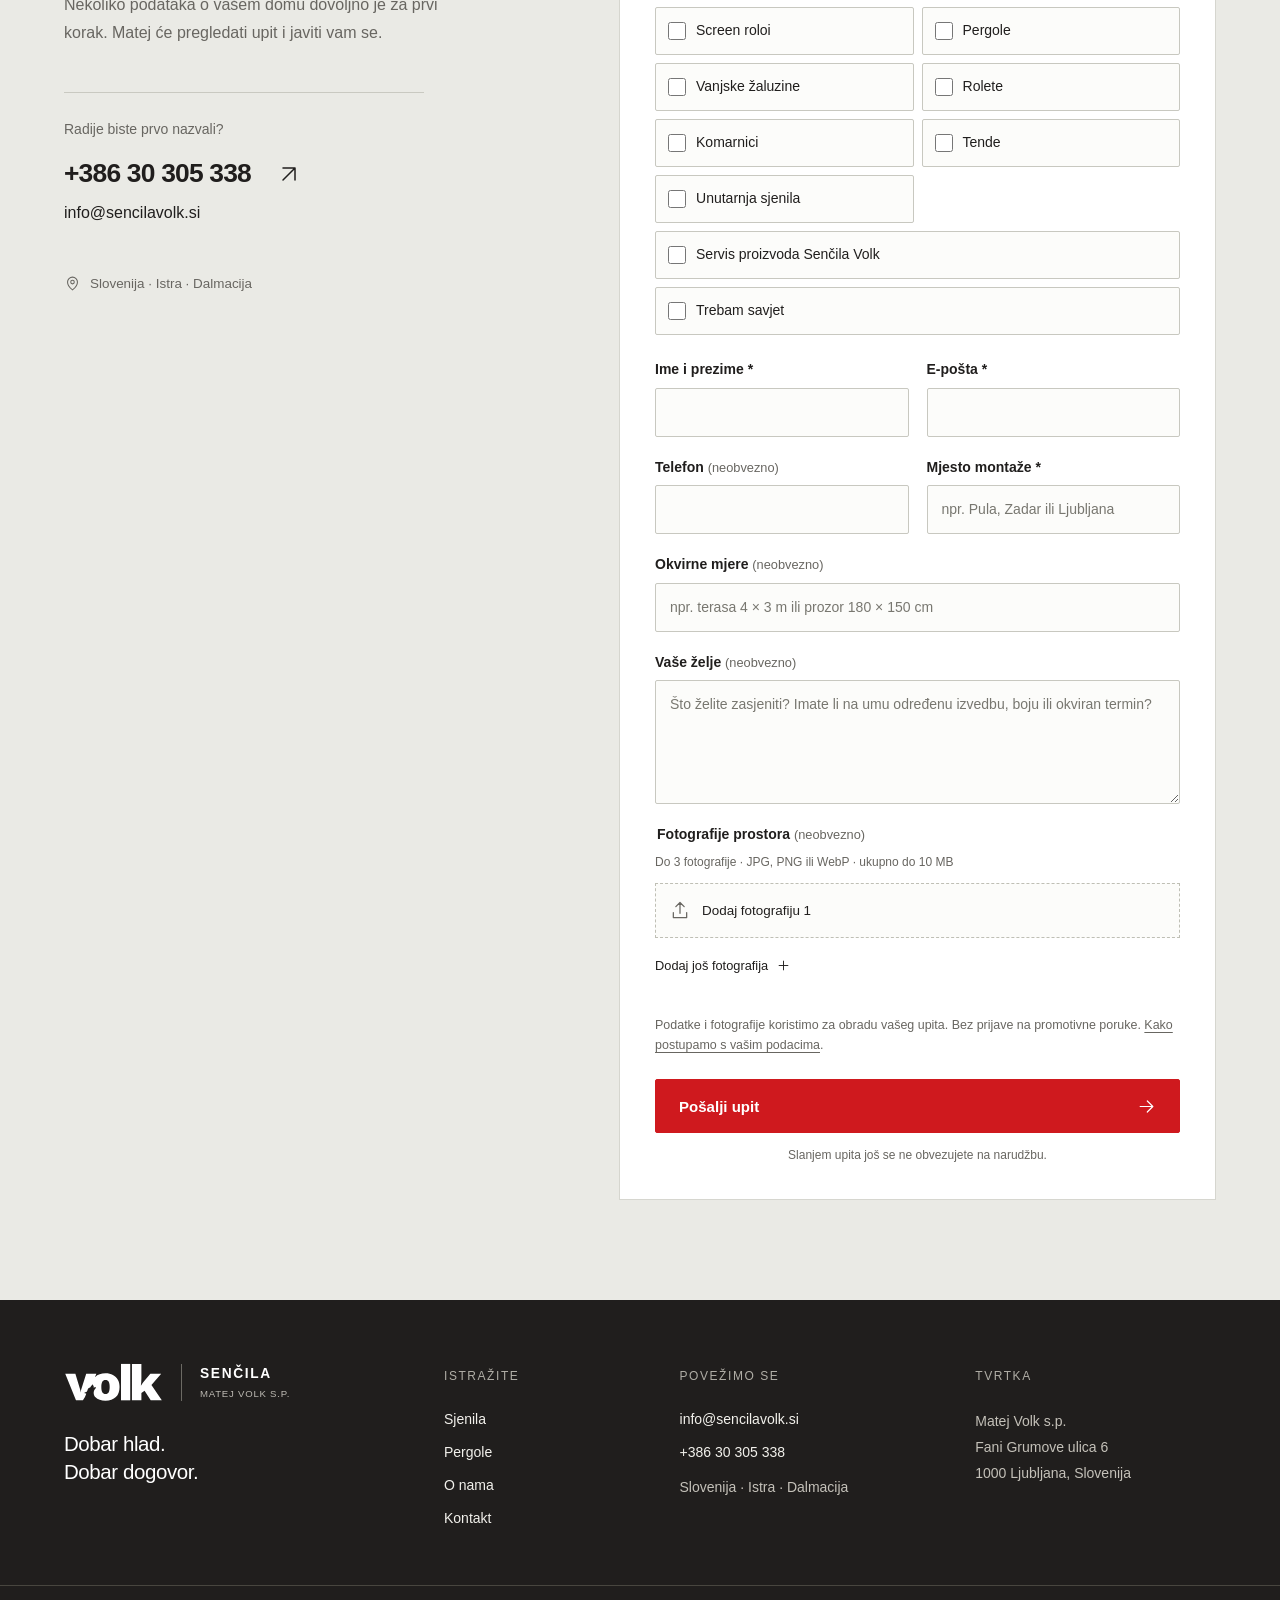
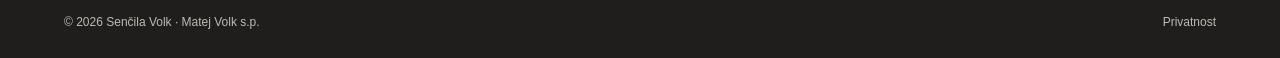
<file: hr/index.html>
<!doctype html>
<html lang="hr">
<head>
  <meta charset="utf-8">
  <meta name="viewport" content="width=device-width, initial-scale=1">
  <title>Senčila Volk | Screen roloi, pergole i sjenila po mjeri</title>
  <meta name="description" content="Dobava, montaža i servis sjenila. Screen roloi, pergole, rolete, žaluzine, tende i komarnici. Više od 10 godina iskustva, 5 godina jamstva. Slovenija, Istra i Dalmacija.">
  <!-- Preview on GitHub: remove noindex only after the final site is approved. -->
  <meta name="robots" content="noindex, nofollow">
  <meta name="theme-color" content="#201e1d">
  <meta name="referrer" content="strict-origin-when-cross-origin">
  <meta property="og:type" content="website">
  <meta property="og:locale" content="hr_HR">
  <meta property="og:title" content="Senčila Volk | Screen roloi, pergole i sjenila po mjeri">
  <meta property="og:description" content="Dobava, montaža i servis sjenila. Screen roloi, pergole, rolete, žaluzine, tende i komarnici. Više od 10 godina iskustva, 5 godina jamstva. Slovenija, Istra i Dalmacija.">
  <link rel="icon" href="../assets/favicon.svg" type="image/svg+xml">
  <link rel="stylesheet" href="../assets/styles.css?v=multi-solutions-1">
  <script src="../assets/site.js?v=multi-solutions-1" defer></script>
</head>
<body id="top">
<a class="skip" href="#main">Na sadržaj</a>
<div class="topline"><div class="wrap"><span>DOBAVA · MONTAŽA · SERVIS</span><span>Slovenija · Istra · Dalmacija</span></div></div>
<header class="site-header">
 <div class="wrap header-inner">
  <a class="brand-link" href="#top" aria-label="Senčila Volk — početna"><span class="brand"><img src="../assets/volk-dark.svg" width="106" height="42" alt="Volk"><span class="brand-type">SENČILA<small>MATEJ VOLK S.P.</small></span></span></a>
  <nav id="navigation" aria-label="Glavna navigacija"><a href="#resitve">Sjenila</a><a href="#pergole">Pergole</a><a href="#o-nas">O nama</a><a href="#povprasevanje">Kontakt</a></nav>
  <div class="header-actions">
   <div class="languages" aria-label="Odabir jezika"><a href="../index.html" lang="sl" aria-label="Slovenščina" >SL</a><span aria-hidden="true">/</span><a href="./index.html" lang="hr" aria-label="Hrvatski" aria-current="page">HR</a></div>
   <a class="button header-cta" href="#povprasevanje">Pošalji upit<svg class="icon" viewBox="0 0 24 24" aria-hidden="true"><path d="M4 12h15M13 5l7 7-7 7"/></svg></a>
   <button class="menu-toggle" type="button" data-menu aria-label="Izbornik" aria-expanded="false" aria-controls="navigation"><span></span><span></span></button>
  </div>
 </div>
</header>
<main id="main">
 <section class="hero" aria-labelledby="hero-heading">
  <figure class="hero-image">
 <img src="../assets/pergola.webp" srcset="../assets/pergola-small.webp 850w, ../assets/pergola.webp 1672w" sizes="100vw" width="1672" height="941" alt="Ilustrativni prikaz antracitne bioklimatske pergole uz kuću s vrtom" fetchpriority="high">

</figure>
  <div class="hero-shade"></div>
  <div class="wrap hero-content">
   <p class="eyebrow">SJENILA PO MJERI. PAŽLJIVA MONTAŽA.</p><h1 id="hero-heading">Hlad, kako<br>i treba.</h1>
   <p class="hero-description">Više udobnosti kod kuće. Više života na terasi.<br>Screen roloi, pergole i druga sjenila uz pouzdanu montažu i osoban pristup.</p>
   <div class="hero-buttons"><a class="button" href="#povprasevanje">Pošalji upit<svg class="icon" viewBox="0 0 24 24" aria-hidden="true"><path d="M4 12h15M13 5l7 7-7 7"/></svg></a><a class="hero-secondary" href="#resitve">Istraži ponudu</a></div>
   <p class="hero-note">Od prvog dogovora do posljednjeg vijka.</p>
  </div>
 </section>
 <div class="trust-strip"><div class="wrap trust-grid"><div class="trust-item"><strong>10+</strong><span>godina iskustva</span></div><div class="trust-item"><strong>5 godina</strong><span>jamstva na proizvode i montažu</span></div><div class="trust-item"><strong>Držimo riječ.</strong><span>I dogovorene rokove.</span></div></div></div>
 <section class="section solutions wrap" id="resitve" aria-labelledby="solutions-heading">
  <div class="section-intro"><div><p class="eyebrow">RJEŠENJA ZA VAŠ DOM</p><h2 id="solutions-heading">Pravi hlad.<br>Za vaš način života.</h2></div><p>Za terasu na kojoj volite boraviti. Za dom u kojem vam je ugodno. Zajedno odabiremo rješenje koje odgovara vašem prostoru i budžetu.</p></div>
  <div class="product-grid"><article class="product-card" id="screen-roloji"><figure class="product-image">
 <img src="../assets/screen.webp" srcset="../assets/screen-small.webp 850w, ../assets/screen.webp 1448w" sizes="(max-width: 760px) 100vw, 50vw" width="1448" height="1086" alt="Ilustrativni prikaz vanjskih screen roloa na prozorima suvremene kuće" loading="lazy">
 
</figure><div class="product-body"><span class="product-kicker">ZA UGODNIJI DOM</span><h3>Screen roloi</h3><p>Zaustavite sunce prije stakla. Vanjska tekstilna sjenila pomažu smanjiti odsjaj i pregrijavanje prostorija te čuvaju čist izgled fasade.</p><div class="tags"><span>Vanjska tekstilna sjenila</span><span>Izrada po mjeri</span></div><a class="text-link" href="#povprasevanje" data-product="screen-roloji">Zanimaju me screen roloi<svg class="icon" viewBox="0 0 24 24" aria-hidden="true"><path d="M6 18 18 6M6 6h12v12"/></svg></a></div></article><article class="product-card" id="pergole"><figure class="product-image">
 <img src="../assets/pergola.webp" srcset="../assets/pergola-small.webp 850w, ../assets/pergola.webp 1672w" sizes="(max-width: 760px) 100vw, 50vw" width="1672" height="941" alt="Ilustrativni prikaz antracitne bioklimatske pergole uz kuću s vrtom" loading="lazy">

</figure><div class="product-body"><span class="product-kicker">VAŠA TERASA. VIŠE VREMENA VANI.</span><h3>Pergole</h3><p>Neka terasa postane dio doma koji zaista koristite. Odaberite bioklimatsku pergolu s pomičnim lamelama ili pergolu s pomičnim platnenim krovom.</p><div class="tags"><span>Bioklimatske pergole</span><span>Pomični platneni krov</span></div><a class="text-link" href="#povprasevanje" data-product="pergole">Zanima me pergola<svg class="icon" viewBox="0 0 24 24" aria-hidden="true"><path d="M6 18 18 6M6 6h12v12"/></svg></a></div></article></div>
  <div class="other-heading"><h3>Dobro rješenje za svaki prozor.</h3><p>Cjelovita ponuda sjenila, prilagođena vašem domu.</p></div>
  <div class="other-products"><a class="other-item" href="#povprasevanje" data-product="zunanje-zaluzije" aria-label="Upit za Vanjske žaluzine"><span class="item-no">03</span><h3>Vanjske žaluzine</h3><p>Svjetlost pod vašom kontrolom. Položajem lamela regulirate hlad i pogled prema van.</p><svg class="icon" viewBox="0 0 24 24" aria-hidden="true"><path d="M6 18 18 6M6 6h12v12"/></svg></a><a class="other-item" href="#povprasevanje" data-product="rolete" aria-label="Upit za Rolete"><span class="item-no">04</span><h3>Rolete</h3><p>Za zamračenje prostorija, više privatnosti i jednostavnu svakodnevicu.</p><svg class="icon" viewBox="0 0 24 24" aria-hidden="true"><path d="M6 18 18 6M6 6h12v12"/></svg></a><a class="other-item" href="#povprasevanje" data-product="komarniki" aria-label="Upit za Komarnici"><span class="item-no">05</span><h3>Komarnici</h3><p>Svjež zrak u kući. Kukci vani. Rješenje za prozore i vrata po vašim mjerama.</p><svg class="icon" viewBox="0 0 24 24" aria-hidden="true"><path d="M6 18 18 6M6 6h12v12"/></svg></a><a class="other-item" href="#povprasevanje" data-product="tende" aria-label="Upit za Tende"><span class="item-no">06</span><h3>Tende</h3><p>Ugodan hlad na balkonu ili terasi kad ga trebate.</p><svg class="icon" viewBox="0 0 24 24" aria-hidden="true"><path d="M6 18 18 6M6 6h12v12"/></svg></a><a class="other-item" href="#povprasevanje" data-product="notranja-sencila" aria-label="Upit za Unutarnja sjenila"><span class="item-no">07</span><h3>Unutarnja sjenila</h3><p>Rolo zavjese, žaluzine i druga unutarnja sjenila za ugodno svjetlo i privatnost.</p><svg class="icon" viewBox="0 0 24 24" aria-hidden="true"><path d="M6 18 18 6M6 6h12v12"/></svg></a></div>
 </section>
 <section class="section about" id="o-nas" aria-labelledby="about-heading"><div class="wrap about-grid">
  <div class="about-copy"><p class="eyebrow">IZA IMENA VOLK STOJI MATEJ.</p><h2 id="about-heading">Osoban dogovor.<br>Pošteno obavljen posao.</h2><p>U tvrtki Senčila Volk svoj projekt dogovarate s Matejem. S više od deset godina iskustva u sjenilima pomaže vam odabrati smisleno rješenje i brine o kvalitetnoj izvedbi.</p><p>Važno nam je da znate što dobivate, koliko će koštati i kada će biti gotovo. Ako nakon montaže trebate pomoć, tu smo i tada.</p><ul class="promises"><li><svg class="icon" viewBox="0 0 24 24" aria-hidden="true"><path d="m5 12 4 4L19 6"/></svg><div><strong>Držimo se dogovora.</strong><span>Poštujemo dogovorene rokove i vaše vrijeme.</span></div></li><li><svg class="icon" viewBox="0 0 24 24" aria-hidden="true"><path d="m5 12 4 4L19 6"/></svg><div><strong>Cijena koja ima smisla.</strong><span>Ponuda prema vašim potrebama i kvaliteti izvedbe.</span></div></li><li><svg class="icon" viewBox="0 0 24 24" aria-hidden="true"><path d="m5 12 4 4L19 6"/></svg><div><strong>Pomoć i nakon montaže.</strong><span>Servis i rješavanje problema s našim proizvodima.</span></div></li></ul></div>
  <div class="guarantee"><div class="guarantee-top"><svg class="icon" viewBox="0 0 24 24" aria-hidden="true"><path d="m12 3 8 3v6c0 4-5 8-8 9-3-1-8-5-8-9V6l8-3Z"/><path d="m8 12 3 3 5-6"/></svg><span>BEZ BRIGE I NAKON MONTAŽE</span></div><div class="guarantee-number">5<span>godina</span></div><h3>Jamstvo na sve<br>proizvode i montažu.</h3><div class="guarantee-bottom"><p>Stojimo iza svog izbora.<br>I iza svog rada.</p><img src="../assets/volk-light.svg" width="80" height="32" alt="Volk" loading="lazy"></div></div>
 </div></section>
 <section class="section process wrap" aria-labelledby="process-heading"><div class="section-intro"><div><p class="eyebrow">OD UPITA DO HLADA</p><h2 id="process-heading">Jasan dogovor.<br>U svakom koraku.</h2></div></div><ol class="steps"><li><span class="step-number">01</span><h3>Opišite nam svoj projekt.</h3><p>Odaberite sjenilo, napišite mjesto montaže i dodajte okvirne mjere ili fotografije ako ih imate.</p></li><li><span class="step-number">02</span><h3>Dogovaramo rješenje.</h3><p>Matej pregledava upit. Zajedno razjašnjavamo pojedinosti te po potrebi dogovaramo obilazak i izmjeru.</p></li><li><span class="step-number">03</span><h3>Brinemo o izvedbi.</h3><p>Nakon prihvaćene ponude dogovaramo termin, dobavljamo proizvode i stručno ih montiramo.</p></li></ol></section>
 <section class="coverage"><div class="wrap coverage-grid"><div><h2>Od kućnog vrta<br>do terase uz more.</h2></div><div><p>Dobavu i montažu obavljamo diljem Slovenije te u Istri i Dalmaciji. U obrascu navedite mjesto montaže kako bismo mogli planirati izvedbu.</p><div class="coverage-badges"><span><svg class="icon" viewBox="0 0 24 24" aria-hidden="true"><path d="M19 10c0 6-7 11-7 11S5 16 5 10a7 7 0 1 1 14 0Z"/><circle cx="12" cy="10" r="2.5"/></svg>Cijela Slovenija</span><span><svg class="icon" viewBox="0 0 24 24" aria-hidden="true"><path d="M19 10c0 6-7 11-7 11S5 16 5 10a7 7 0 1 1 14 0Z"/><circle cx="12" cy="10" r="2.5"/></svg>Istra</span><span><svg class="icon" viewBox="0 0 24 24" aria-hidden="true"><path d="M19 10c0 6-7 11-7 11S5 16 5 10a7 7 0 1 1 14 0Z"/><circle cx="12" cy="10" r="2.5"/></svg>Dalmacija</span></div></div></div></section>
 <section class="section faq wrap" aria-labelledby="faq-heading"><div><p class="eyebrow">DOBRO JE ZNATI</p><h2 id="faq-heading">Još nešto<br>prije upita?</h2></div><div class="faq-list"><details><summary>Nemam točne mjere. Mogu li ipak poslati upit?<svg class="icon" viewBox="0 0 24 24" aria-hidden="true"><path d="M12 5v14M5 12h14"/></svg></summary><p>Naravno. Za prvi kontakt dovoljni su kratak opis želja, mjesto montaže i fotografija prostora ako je imate. Okvirne mjere su dobrodošle, ali nisu obvezne.</p></details><details><summary>Kako se priprema ponuda?<svg class="icon" viewBox="0 0 24 24" aria-hidden="true"><path d="M12 5v14M5 12h14"/></svg></summary><p>Počinjemo vašim upitom. Matej pregledava podatke i kontaktira vas radi pojedinosti. Obilazak i izmjeru dogovaramo ovisno o projektu.</p></details><details><summary>Što obuhvaća petogodišnje jamstvo?<svg class="icon" viewBox="0 0 24 24" aria-hidden="true"><path d="M12 5v14M5 12h14"/></svg></summary><p>Petogodišnje jamstvo vrijedi za sve naše proizvode i montažu. Pojedinosti jamstva objašnjavamo uz ponudu.</p></details><details><summary>Servisirate li i sjenila drugih izvođača?<svg class="icon" viewBox="0 0 24 24" aria-hidden="true"><path d="M12 5v14M5 12h14"/></svg></summary><p>Servis osiguravamo za sjenila koja smo dobavili ili montirali u tvrtki Senčila Volk.</p></details></div></section>
 <section class="section inquiry" id="povprasevanje" aria-labelledby="inquiry-heading"><div class="wrap inquiry-grid">
  <div class="inquiry-copy"><p class="eyebrow">RECITE NAM ŠTO IMATE NA UMU.</p><h2 id="inquiry-heading">Vaš projekt<br>počinje dogovorom.</h2><p>Nekoliko podataka o vašem domu dovoljno je za prvi korak. Matej će pregledati upit i javiti vam se.</p><div class="direct-contact"><span>Radije biste prvo nazvali?</span><a class="contact-phone" href="tel:+38630305338">+386 30 305 338<svg class="icon" viewBox="0 0 24 24" aria-hidden="true"><path d="M6 18 18 6M6 6h12v12"/></svg></a><a class="contact-email" href="mailto:info@sencilavolk.si">info@sencilavolk.si</a></div><p class="inquiry-area"><svg class="icon" viewBox="0 0 24 24" aria-hidden="true"><path d="M19 10c0 6-7 11-7 11S5 16 5 10a7 7 0 1 1 14 0Z"/><circle cx="12" cy="10" r="2.5"/></svg>Slovenija · Istra · Dalmacija</p></div>
  <form id="inquiry-form" class="inquiry-form" action="https://formsubmit.co/info@sencilavolk.si" method="POST" enctype="multipart/form-data">
   <div class="form-heading"><h3>Upit bez obveze</h3><p>Polja s * su obvezna.</p></div>
   <input type="hidden" name="_subject" value="Senčila Volk — novo povpraševanje / upit (HR)">
   <input type="hidden" name="_template" value="table"><input type="hidden" name="Jezik / Jezik" value="Hrvatski">
   <div class="honey" aria-hidden="true"><label for="website">Website</label><input id="website" type="text" name="_honey" tabindex="-1" autocomplete="off"></div>
   <fieldset class="solution-field" aria-describedby="solutions-hint">
    <legend>Što vas zanima? <span aria-hidden="true">*</span></legend>
    <p id="solutions-hint" class="solutions-hint">Odaberite jedno ili više rješenja.</p>
    <div class="solution-options"><label class="solution-option" for="solution-screen-roloji"><input id="solution-screen-roloji" type="checkbox" name="Resitev 1 / Rjesenje 1" value="Screen roloi" data-solution="screen-roloji" aria-describedby="solutions-hint solutions-error"><span>Screen roloi</span></label>
<label class="solution-option" for="solution-pergole"><input id="solution-pergole" type="checkbox" name="Resitev 2 / Rjesenje 2" value="Pergole" data-solution="pergole" aria-describedby="solutions-hint solutions-error"><span>Pergole</span></label>
<label class="solution-option" for="solution-zunanje-zaluzije"><input id="solution-zunanje-zaluzije" type="checkbox" name="Resitev 3 / Rjesenje 3" value="Vanjske žaluzine" data-solution="zunanje-zaluzije" aria-describedby="solutions-hint solutions-error"><span>Vanjske žaluzine</span></label>
<label class="solution-option" for="solution-rolete"><input id="solution-rolete" type="checkbox" name="Resitev 4 / Rjesenje 4" value="Rolete" data-solution="rolete" aria-describedby="solutions-hint solutions-error"><span>Rolete</span></label>
<label class="solution-option" for="solution-komarniki"><input id="solution-komarniki" type="checkbox" name="Resitev 5 / Rjesenje 5" value="Komarnici" data-solution="komarniki" aria-describedby="solutions-hint solutions-error"><span>Komarnici</span></label>
<label class="solution-option" for="solution-tende"><input id="solution-tende" type="checkbox" name="Resitev 6 / Rjesenje 6" value="Tende" data-solution="tende" aria-describedby="solutions-hint solutions-error"><span>Tende</span></label>
<label class="solution-option" for="solution-notranja-sencila"><input id="solution-notranja-sencila" type="checkbox" name="Resitev 7 / Rjesenje 7" value="Unutarnja sjenila" data-solution="notranja-sencila" aria-describedby="solutions-hint solutions-error"><span>Unutarnja sjenila</span></label>
<label class="solution-option solution-option-wide" for="solution-servis"><input id="solution-servis" type="checkbox" name="Resitev 8 / Rjesenje 8" value="Servis proizvoda Senčila Volk" data-solution="servis" aria-describedby="solutions-hint solutions-error"><span>Servis proizvoda Senčila Volk</span></label>
<label class="solution-option solution-option-wide" for="solution-nasvet"><input id="solution-nasvet" type="checkbox" name="Resitev 9 / Rjesenje 9" value="Trebam savjet" data-solution="nasvet" aria-describedby="solutions-hint solutions-error"><span>Trebam savjet</span></label></div>
    <p id="solutions-error" class="solutions-error" hidden></p>
   </fieldset>
   <div class="form-row"><div class="field"><label for="name">Ime i prezime <span aria-hidden="true">*</span></label><input id="name" name="Ime / Ime" autocomplete="name" maxlength="120" required></div><div class="field"><label for="email">E-pošta <span aria-hidden="true">*</span></label><input id="email" name="email" type="email" autocomplete="email" maxlength="254" required></div></div>
   <div class="form-row"><div class="field"><label for="phone">Telefon <span class="optional">(neobvezno)</span></label><input id="phone" name="Telefon" type="tel" autocomplete="tel" maxlength="40"></div><div class="field"><label for="location">Mjesto montaže <span aria-hidden="true">*</span></label><input id="location" name="Kraj / Mjesto" autocomplete="address-level2" placeholder="npr. Pula, Zadar ili Ljubljana" maxlength="180" required></div></div>
   <div class="field"><label for="measurements">Okvirne mjere <span class="optional">(neobvezno)</span></label><input id="measurements" name="Okvirne mere / mjere" placeholder="npr. terasa 4 × 3 m ili prozor 180 × 150 cm" maxlength="300"></div>
   <div class="field"><label for="message">Vaše želje <span class="optional">(neobvezno)</span></label><textarea id="message" name="Sporocilo / Poruka" rows="4" maxlength="5000" placeholder="Što želite zasjeniti? Imate li na umu određenu izvedbu, boju ili okviran termin?"></textarea></div>
   <fieldset class="photo-field"><legend>Fotografije prostora <span class="optional">(neobvezno)</span></legend><p id="photo-hint">Do 3 fotografije · JPG, PNG ili WebP · ukupno do 10 MB</p><div class="file-row"><label for="photo-1"><svg class="icon" viewBox="0 0 24 24" aria-hidden="true"><path d="M12 16V3m-5 5 5-5 5 5M4 15v6h16v-6"/></svg><span data-filename>Dodaj fotografiju 1</span></label><input id="photo-1" type="file" name="attachment" accept="image/jpeg,image/png,image/webp" aria-describedby="photo-hint"><button type="button" class="remove-file" aria-label="Ukloni fotografiju 1" hidden><svg class="icon" viewBox="0 0 24 24" aria-hidden="true"><path d="m6 6 12 12M6 18 18 6"/></svg></button></div><details class="extra-photos"><summary>Dodaj još fotografija<svg class="icon" viewBox="0 0 24 24" aria-hidden="true"><path d="M12 5v14M5 12h14"/></svg></summary><div class="file-row"><label for="photo-2"><svg class="icon" viewBox="0 0 24 24" aria-hidden="true"><path d="M12 16V3m-5 5 5-5 5 5M4 15v6h16v-6"/></svg><span data-filename>Dodaj fotografiju 2</span></label><input id="photo-2" type="file" name="attachment2" accept="image/jpeg,image/png,image/webp" aria-describedby="photo-hint"><button type="button" class="remove-file" aria-label="Ukloni fotografiju 2" hidden><svg class="icon" viewBox="0 0 24 24" aria-hidden="true"><path d="m6 6 12 12M6 18 18 6"/></svg></button></div><div class="file-row"><label for="photo-3"><svg class="icon" viewBox="0 0 24 24" aria-hidden="true"><path d="M12 16V3m-5 5 5-5 5 5M4 15v6h16v-6"/></svg><span data-filename>Dodaj fotografiju 3</span></label><input id="photo-3" type="file" name="attachment3" accept="image/jpeg,image/png,image/webp" aria-describedby="photo-hint"><button type="button" class="remove-file" aria-label="Ukloni fotografiju 3" hidden><svg class="icon" viewBox="0 0 24 24" aria-hidden="true"><path d="m6 6 12 12M6 18 18 6"/></svg></button></div></details></fieldset>
   <p class="privacy-note">Podatke i fotografije koristimo za obradu vašeg upita. Bez prijave na promotivne poruke. <a href="./zasebnost.html" target="_blank" rel="noopener">Kako postupamo s vašim podacima</a>.</p>
   <p id="form-status" class="form-status" role="alert" tabindex="-1" hidden></p>
   <button class="button submit-button" type="submit"><span>Pošalji upit</span><svg class="icon" viewBox="0 0 24 24" aria-hidden="true"><path d="M4 12h15M13 5l7 7-7 7"/></svg></button><p class="submit-note">Slanjem upita još se ne obvezujete na narudžbu.</p>
  </form>
 </div></section>
</main>
<footer class="site-footer">
 <div class="wrap footer-main">
  <div class="footer-brand"><a href="./index.html" aria-label="Senčila Volk"><span class="brand"><img src="../assets/volk-light.svg" width="106" height="42" alt="Volk"><span class="brand-type">SENČILA<small>MATEJ VOLK S.P.</small></span></span></a><p>Dobar hlad.<br>Dobar dogovor.</p></div>
  <div class="footer-col"><h2>ISTRAŽITE</h2><a href="#resitve">Sjenila</a><a href="#pergole">Pergole</a><a href="#o-nas">O nama</a><a href="#povprasevanje">Kontakt</a></div>
  <div class="footer-col"><h2>POVEŽIMO SE</h2><a href="mailto:info@sencilavolk.si">info@sencilavolk.si</a><a href="tel:+38630305338">+386 30 305 338</a><p>Slovenija · Istra · Dalmacija</p></div>
  <div class="footer-col"><h2>TVRTKA</h2><p>Matej Volk s.p.<br>Fani Grumove ulica 6<br>1000 Ljubljana, Slovenija</p></div>
 </div>
 <div class="wrap footer-bottom"><span>© 2026 Senčila Volk · Matej Volk s.p.</span><a href="./zasebnost.html">Privatnost</a></div>

</footer>
</body>
</html>
</file>
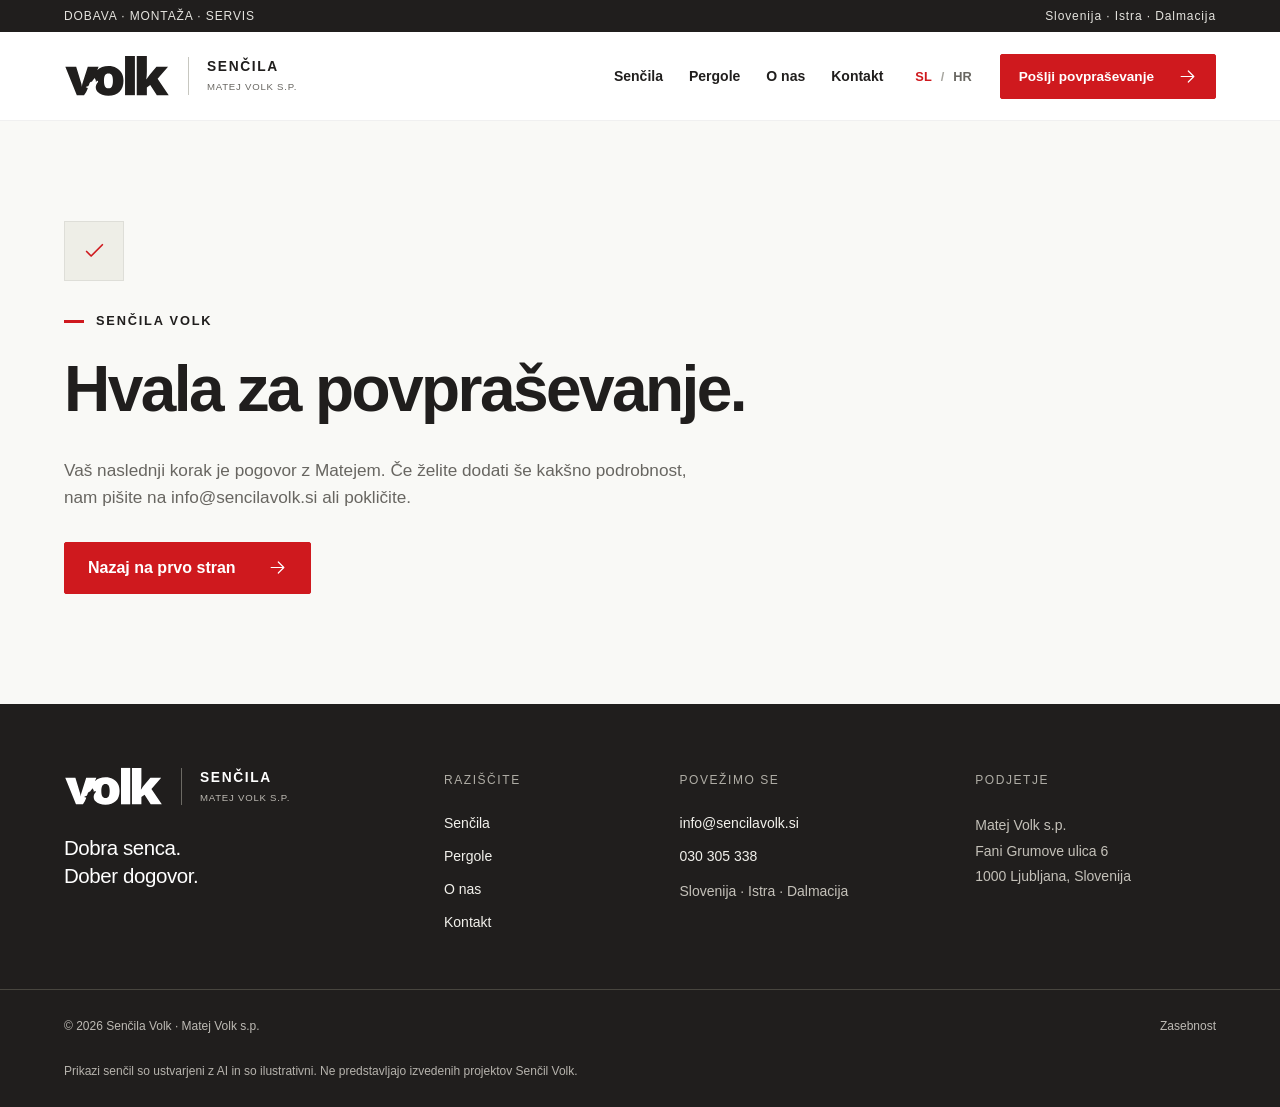
<file: hvala.html>
<!doctype html>
<html lang="sl">
<head>
  <meta charset="utf-8">
  <meta name="viewport" content="width=device-width, initial-scale=1">
  <title>Hvala za povpraševanje. | Senčila Volk</title>
  <meta name="description" content="Vaš naslednji korak je pogovor z Matejem. Če želite dodati še kakšno podrobnost, nam pišite na info@sencilavolk.si ali pokličite.">
  <!-- Preview on GitHub: remove noindex only after the final site is approved. -->
  <meta name="robots" content="noindex, nofollow">
  <meta name="theme-color" content="#201e1d">
  <meta name="referrer" content="strict-origin-when-cross-origin">
  <meta property="og:type" content="website">
  <meta property="og:locale" content="sl_SI">
  <meta property="og:title" content="Hvala za povpraševanje. | Senčila Volk">
  <meta property="og:description" content="Vaš naslednji korak je pogovor z Matejem. Če želite dodati še kakšno podrobnost, nam pišite na info@sencilavolk.si ali pokličite.">
  <link rel="icon" href="./assets/favicon.svg" type="image/svg+xml">
  <link rel="stylesheet" href="./assets/styles.css">
  <script src="./assets/site.js" defer></script>
</head><body id="top"><a class="skip" href="#main">Na vsebino</a>
<div class="topline"><div class="wrap"><span>DOBAVA · MONTAŽA · SERVIS</span><span>Slovenija · Istra · Dalmacija</span></div></div>
<header class="site-header">
 <div class="wrap header-inner">
  <a class="brand-link" href="./index.html" aria-label="Senčila Volk — domov"><span class="brand"><img src="./assets/volk-dark.svg" width="106" height="42" alt="Volk"><span class="brand-type">SENČILA<small>MATEJ VOLK S.P.</small></span></span></a>
  <nav id="navigation" aria-label="Glavna navigacija"><a href="./index.html#resitve">Senčila</a><a href="./index.html#pergole">Pergole</a><a href="./index.html#o-nas">O nas</a><a href="./index.html#povprasevanje">Kontakt</a></nav>
  <div class="header-actions">
   <div class="languages" aria-label="Izbira jezika"><a href="./index.html" lang="sl" aria-label="Slovenščina" aria-current="page">SL</a><span aria-hidden="true">/</span><a href="./hr/index.html" lang="hr" aria-label="Hrvatski" >HR</a></div>
   <a class="button header-cta" href="./index.html#povprasevanje">Pošlji povpraševanje<svg class="icon" viewBox="0 0 24 24" aria-hidden="true"><path d="M4 12h15M13 5l7 7-7 7"/></svg></a>
   <button class="menu-toggle" type="button" data-menu aria-label="Meni" aria-expanded="false" aria-controls="navigation"><span></span><span></span></button>
  </div>
 </div>
</header><main id="main" class="thanks-page wrap"><span class="thanks-icon"><svg class="icon" viewBox="0 0 24 24" aria-hidden="true"><path d="m5 12 4 4L19 6"/></svg></span><p class="eyebrow">SENČILA VOLK</p><h1>Hvala za povpraševanje.</h1><p>Vaš naslednji korak je pogovor z Matejem. Če želite dodati še kakšno podrobnost, nam pišite na info@sencilavolk.si ali pokličite.</p><a class="button" href="./index.html">Nazaj na prvo stran<svg class="icon" viewBox="0 0 24 24" aria-hidden="true"><path d="M4 12h15M13 5l7 7-7 7"/></svg></a></main><footer class="site-footer">
 <div class="wrap footer-main">
  <div class="footer-brand"><a href="./index.html" aria-label="Senčila Volk"><span class="brand"><img src="./assets/volk-light.svg" width="106" height="42" alt="Volk"><span class="brand-type">SENČILA<small>MATEJ VOLK S.P.</small></span></span></a><p>Dobra senca.<br>Dober dogovor.</p></div>
  <div class="footer-col"><h2>RAZIŠČITE</h2><a href="./index.html#resitve">Senčila</a><a href="./index.html#pergole">Pergole</a><a href="./index.html#o-nas">O nas</a><a href="./index.html#povprasevanje">Kontakt</a></div>
  <div class="footer-col"><h2>POVEŽIMO SE</h2><a href="mailto:info@sencilavolk.si">info@sencilavolk.si</a><a href="tel:+38630305338">030 305 338</a><p>Slovenija · Istra · Dalmacija</p></div>
  <div class="footer-col"><h2>PODJETJE</h2><p>Matej Volk s.p.<br>Fani Grumove ulica 6<br>1000 Ljubljana, Slovenija</p></div>
 </div>
 <div class="wrap footer-bottom"><span>© 2026 Senčila Volk · Matej Volk s.p.</span><a href="./zasebnost.html">Zasebnost</a></div>
 <div class="wrap image-disclosure">Prikazi senčil so ustvarjeni z AI in so ilustrativni. Ne predstavljajo izvedenih projektov Senčil Volk.</div>
</footer></body></html>
</file>
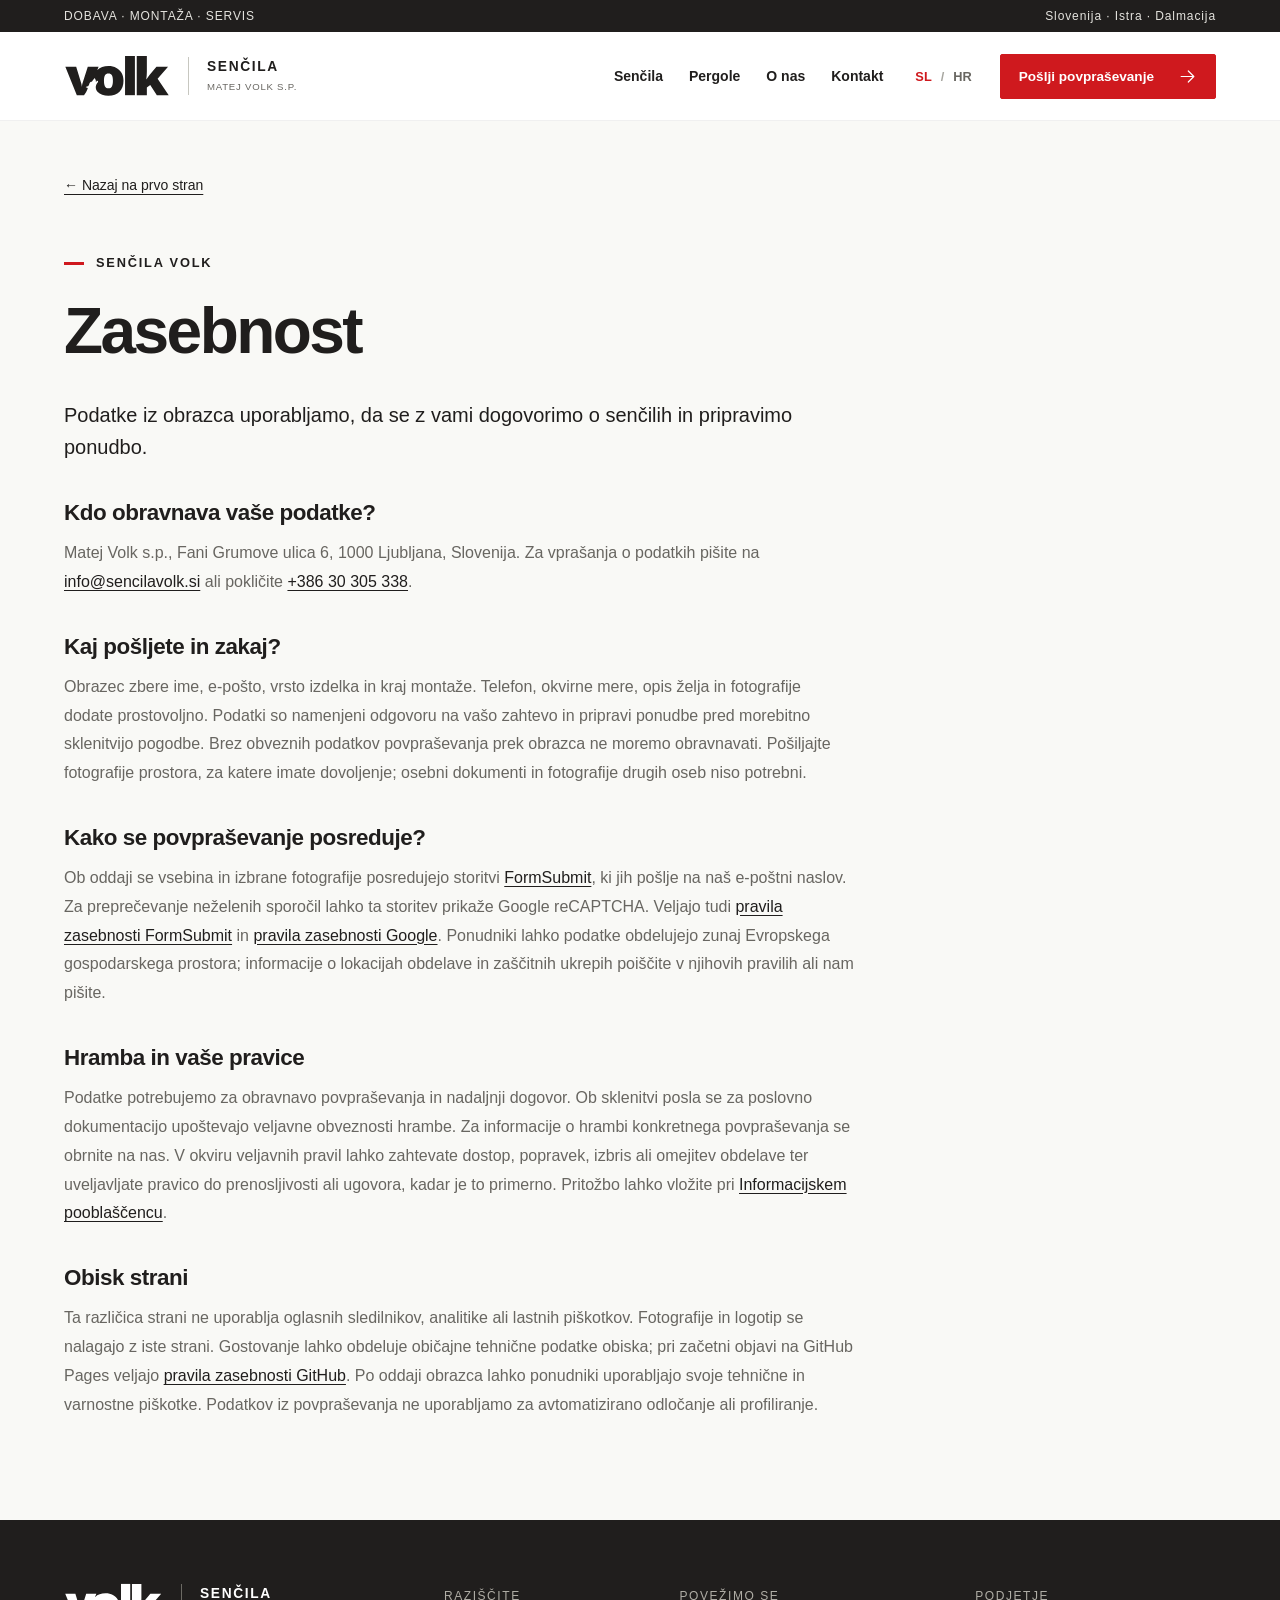
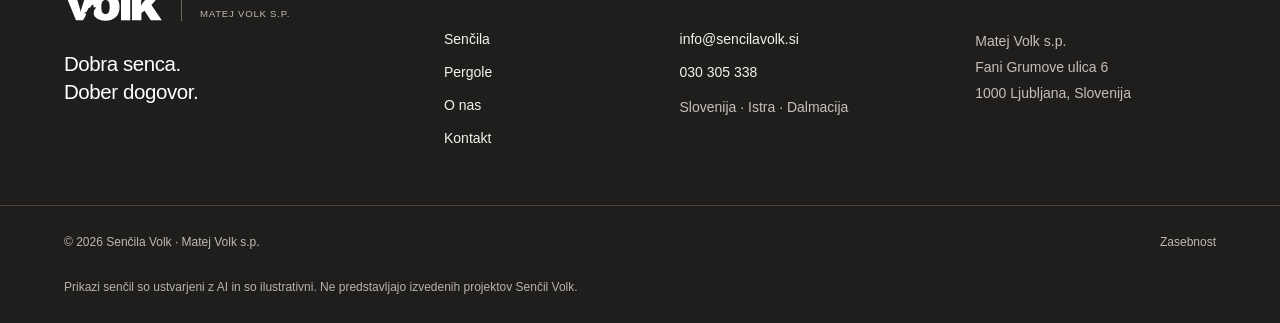
<file: zasebnost.html>
<!doctype html>
<html lang="sl">
<head>
  <meta charset="utf-8">
  <meta name="viewport" content="width=device-width, initial-scale=1">
  <title>Zasebnost | Senčila Volk</title>
  <meta name="description" content="Kako ravnamo z vašimi podatki">
  <!-- Preview on GitHub: remove noindex only after the final site is approved. -->
  <meta name="robots" content="noindex, nofollow">
  <meta name="theme-color" content="#201e1d">
  <meta name="referrer" content="strict-origin-when-cross-origin">
  <meta property="og:type" content="website">
  <meta property="og:locale" content="sl_SI">
  <meta property="og:title" content="Zasebnost | Senčila Volk">
  <meta property="og:description" content="Kako ravnamo z vašimi podatki">
  <link rel="icon" href="./assets/favicon.svg" type="image/svg+xml">
  <link rel="stylesheet" href="./assets/styles.css">
  <script src="./assets/site.js" defer></script>
</head><body id="top"><a class="skip" href="#main">Na vsebino</a>
<div class="topline"><div class="wrap"><span>DOBAVA · MONTAŽA · SERVIS</span><span>Slovenija · Istra · Dalmacija</span></div></div>
<header class="site-header">
 <div class="wrap header-inner">
  <a class="brand-link" href="./index.html" aria-label="Senčila Volk — domov"><span class="brand"><img src="./assets/volk-dark.svg" width="106" height="42" alt="Volk"><span class="brand-type">SENČILA<small>MATEJ VOLK S.P.</small></span></span></a>
  <nav id="navigation" aria-label="Glavna navigacija"><a href="./index.html#resitve">Senčila</a><a href="./index.html#pergole">Pergole</a><a href="./index.html#o-nas">O nas</a><a href="./index.html#povprasevanje">Kontakt</a></nav>
  <div class="header-actions">
   <div class="languages" aria-label="Izbira jezika"><a href="./index.html" lang="sl" aria-label="Slovenščina" aria-current="page">SL</a><span aria-hidden="true">/</span><a href="./hr/index.html" lang="hr" aria-label="Hrvatski" >HR</a></div>
   <a class="button header-cta" href="./index.html#povprasevanje">Pošlji povpraševanje<svg class="icon" viewBox="0 0 24 24" aria-hidden="true"><path d="M4 12h15M13 5l7 7-7 7"/></svg></a>
   <button class="menu-toggle" type="button" data-menu aria-label="Meni" aria-expanded="false" aria-controls="navigation"><span></span><span></span></button>
  </div>
 </div>
</header><main id="main" class="legal-page wrap"><a class="back-link" href="./index.html">← Nazaj na prvo stran</a><p class="eyebrow">SENČILA VOLK</p><h1>Zasebnost</h1><div class="legal-body"><p class="legal-lead">Podatke iz obrazca uporabljamo, da se z vami dogovorimo o senčilih in pripravimo ponudbo.</p>
<h2>Kdo obravnava vaše podatke?</h2><p>Matej Volk s.p., Fani Grumove ulica 6, 1000 Ljubljana, Slovenija. Za vprašanja o podatkih pišite na <a href="mailto:info@sencilavolk.si">info@sencilavolk.si</a> ali pokličite <a href="tel:+38630305338">+386 30 305 338</a>.</p>
<h2>Kaj pošljete in zakaj?</h2><p>Obrazec zbere ime, e-pošto, vrsto izdelka in kraj montaže. Telefon, okvirne mere, opis želja in fotografije dodate prostovoljno. Podatki so namenjeni odgovoru na vašo zahtevo in pripravi ponudbe pred morebitno sklenitvijo pogodbe. Brez obveznih podatkov povpraševanja prek obrazca ne moremo obravnavati. Pošiljajte fotografije prostora, za katere imate dovoljenje; osebni dokumenti in fotografije drugih oseb niso potrebni.</p>
<h2>Kako se povpraševanje posreduje?</h2><p>Ob oddaji se vsebina in izbrane fotografije posredujejo storitvi <a href="https://formsubmit.co/" rel="noopener">FormSubmit</a>, ki jih pošlje na naš e-poštni naslov. Za preprečevanje neželenih sporočil lahko ta storitev prikaže Google reCAPTCHA. Veljajo tudi <a href="https://formsubmit.co/privacy.pdf" rel="noopener">pravila zasebnosti FormSubmit</a> in <a href="https://policies.google.com/privacy" rel="noopener">pravila zasebnosti Google</a>. Ponudniki lahko podatke obdelujejo zunaj Evropskega gospodarskega prostora; informacije o lokacijah obdelave in zaščitnih ukrepih poiščite v njihovih pravilih ali nam pišite.</p>
<h2>Hramba in vaše pravice</h2><p>Podatke potrebujemo za obravnavo povpraševanja in nadaljnji dogovor. Ob sklenitvi posla se za poslovno dokumentacijo upoštevajo veljavne obveznosti hrambe. Za informacije o hrambi konkretnega povpraševanja se obrnite na nas. V okviru veljavnih pravil lahko zahtevate dostop, popravek, izbris ali omejitev obdelave ter uveljavljate pravico do prenosljivosti ali ugovora, kadar je to primerno. Pritožbo lahko vložite pri <a href="https://www.ip-rs.si/">Informacijskem pooblaščencu</a>.</p>
<h2>Obisk strani</h2><p>Ta različica strani ne uporablja oglasnih sledilnikov, analitike ali lastnih piškotkov. Fotografije in logotip se nalagajo z iste strani. Gostovanje lahko obdeluje običajne tehnične podatke obiska; pri začetni objavi na GitHub Pages veljajo <a href="https://docs.github.com/en/site-policy/privacy-policies/github-general-privacy-statement">pravila zasebnosti GitHub</a>. Po oddaji obrazca lahko ponudniki uporabljajo svoje tehnične in varnostne piškotke. Podatkov iz povpraševanja ne uporabljamo za avtomatizirano odločanje ali profiliranje.</p></div></main><footer class="site-footer">
 <div class="wrap footer-main">
  <div class="footer-brand"><a href="./index.html" aria-label="Senčila Volk"><span class="brand"><img src="./assets/volk-light.svg" width="106" height="42" alt="Volk"><span class="brand-type">SENČILA<small>MATEJ VOLK S.P.</small></span></span></a><p>Dobra senca.<br>Dober dogovor.</p></div>
  <div class="footer-col"><h2>RAZIŠČITE</h2><a href="./index.html#resitve">Senčila</a><a href="./index.html#pergole">Pergole</a><a href="./index.html#o-nas">O nas</a><a href="./index.html#povprasevanje">Kontakt</a></div>
  <div class="footer-col"><h2>POVEŽIMO SE</h2><a href="mailto:info@sencilavolk.si">info@sencilavolk.si</a><a href="tel:+38630305338">030 305 338</a><p>Slovenija · Istra · Dalmacija</p></div>
  <div class="footer-col"><h2>PODJETJE</h2><p>Matej Volk s.p.<br>Fani Grumove ulica 6<br>1000 Ljubljana, Slovenija</p></div>
 </div>
 <div class="wrap footer-bottom"><span>© 2026 Senčila Volk · Matej Volk s.p.</span><a href="./zasebnost.html">Zasebnost</a></div>
 <div class="wrap image-disclosure">Prikazi senčil so ustvarjeni z AI in so ilustrativni. Ne predstavljajo izvedenih projektov Senčil Volk.</div>
</footer></body></html>
</file>
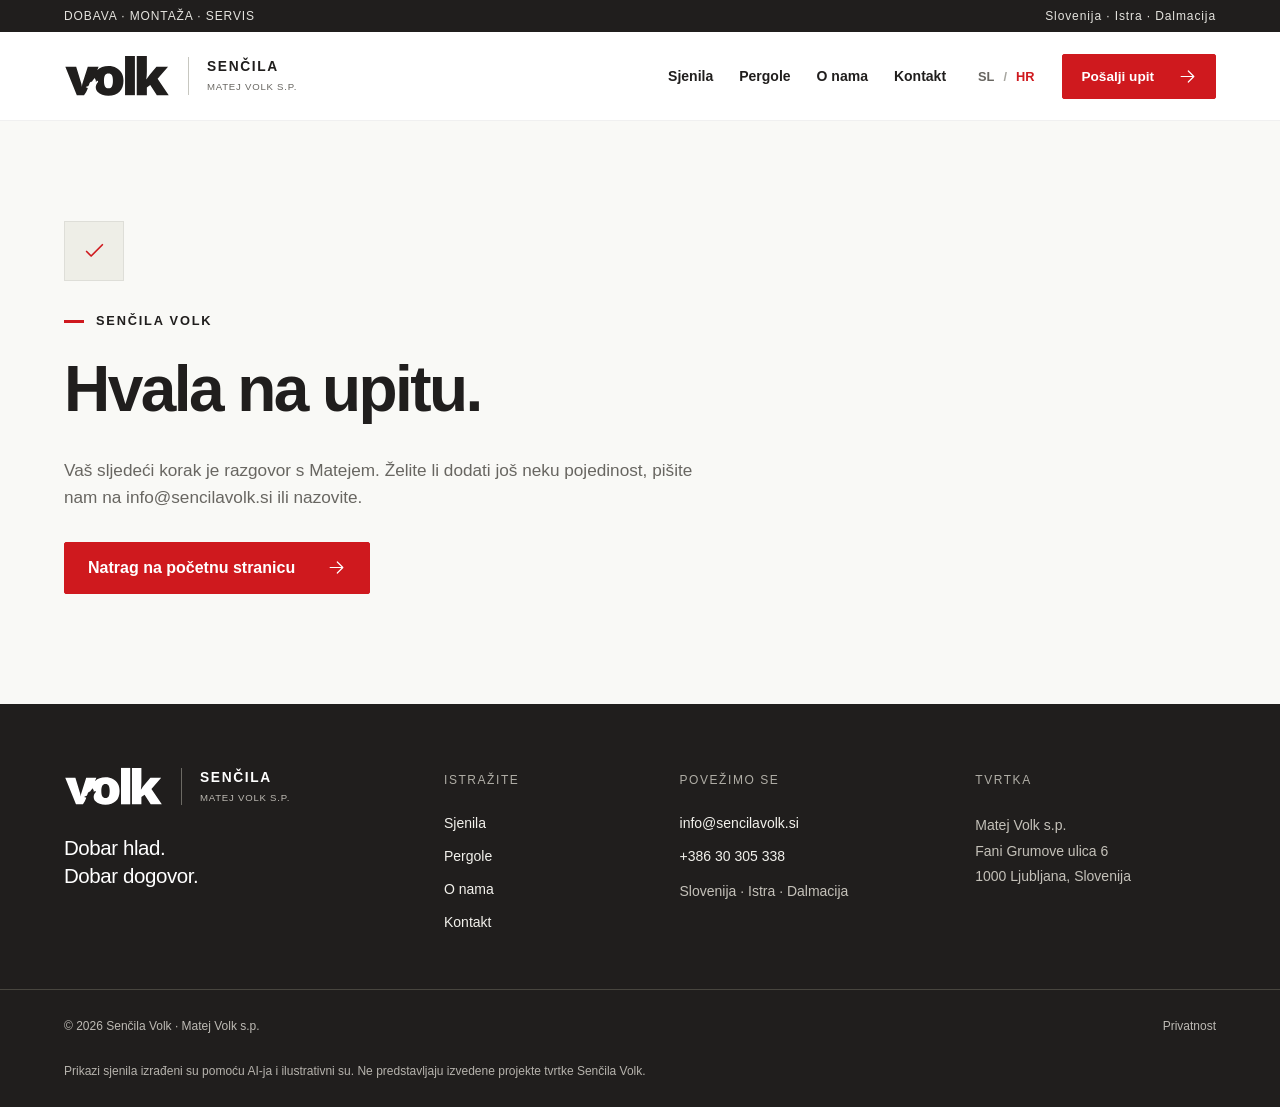
<file: hr/hvala.html>
<!doctype html>
<html lang="hr">
<head>
  <meta charset="utf-8">
  <meta name="viewport" content="width=device-width, initial-scale=1">
  <title>Hvala na upitu. | Senčila Volk</title>
  <meta name="description" content="Vaš sljedeći korak je razgovor s Matejem. Želite li dodati još neku pojedinost, pišite nam na info@sencilavolk.si ili nazovite.">
  <!-- Preview on GitHub: remove noindex only after the final site is approved. -->
  <meta name="robots" content="noindex, nofollow">
  <meta name="theme-color" content="#201e1d">
  <meta name="referrer" content="strict-origin-when-cross-origin">
  <meta property="og:type" content="website">
  <meta property="og:locale" content="hr_HR">
  <meta property="og:title" content="Hvala na upitu. | Senčila Volk">
  <meta property="og:description" content="Vaš sljedeći korak je razgovor s Matejem. Želite li dodati još neku pojedinost, pišite nam na info@sencilavolk.si ili nazovite.">
  <link rel="icon" href="../assets/favicon.svg" type="image/svg+xml">
  <link rel="stylesheet" href="../assets/styles.css">
  <script src="../assets/site.js" defer></script>
</head><body id="top"><a class="skip" href="#main">Na sadržaj</a>
<div class="topline"><div class="wrap"><span>DOBAVA · MONTAŽA · SERVIS</span><span>Slovenija · Istra · Dalmacija</span></div></div>
<header class="site-header">
 <div class="wrap header-inner">
  <a class="brand-link" href="./index.html" aria-label="Senčila Volk — početna"><span class="brand"><img src="../assets/volk-dark.svg" width="106" height="42" alt="Volk"><span class="brand-type">SENČILA<small>MATEJ VOLK S.P.</small></span></span></a>
  <nav id="navigation" aria-label="Glavna navigacija"><a href="./index.html#resitve">Sjenila</a><a href="./index.html#pergole">Pergole</a><a href="./index.html#o-nas">O nama</a><a href="./index.html#povprasevanje">Kontakt</a></nav>
  <div class="header-actions">
   <div class="languages" aria-label="Odabir jezika"><a href="../index.html" lang="sl" aria-label="Slovenščina" >SL</a><span aria-hidden="true">/</span><a href="./index.html" lang="hr" aria-label="Hrvatski" aria-current="page">HR</a></div>
   <a class="button header-cta" href="./index.html#povprasevanje">Pošalji upit<svg class="icon" viewBox="0 0 24 24" aria-hidden="true"><path d="M4 12h15M13 5l7 7-7 7"/></svg></a>
   <button class="menu-toggle" type="button" data-menu aria-label="Izbornik" aria-expanded="false" aria-controls="navigation"><span></span><span></span></button>
  </div>
 </div>
</header><main id="main" class="thanks-page wrap"><span class="thanks-icon"><svg class="icon" viewBox="0 0 24 24" aria-hidden="true"><path d="m5 12 4 4L19 6"/></svg></span><p class="eyebrow">SENČILA VOLK</p><h1>Hvala na upitu.</h1><p>Vaš sljedeći korak je razgovor s Matejem. Želite li dodati još neku pojedinost, pišite nam na info@sencilavolk.si ili nazovite.</p><a class="button" href="./index.html">Natrag na početnu stranicu<svg class="icon" viewBox="0 0 24 24" aria-hidden="true"><path d="M4 12h15M13 5l7 7-7 7"/></svg></a></main><footer class="site-footer">
 <div class="wrap footer-main">
  <div class="footer-brand"><a href="./index.html" aria-label="Senčila Volk"><span class="brand"><img src="../assets/volk-light.svg" width="106" height="42" alt="Volk"><span class="brand-type">SENČILA<small>MATEJ VOLK S.P.</small></span></span></a><p>Dobar hlad.<br>Dobar dogovor.</p></div>
  <div class="footer-col"><h2>ISTRAŽITE</h2><a href="./index.html#resitve">Sjenila</a><a href="./index.html#pergole">Pergole</a><a href="./index.html#o-nas">O nama</a><a href="./index.html#povprasevanje">Kontakt</a></div>
  <div class="footer-col"><h2>POVEŽIMO SE</h2><a href="mailto:info@sencilavolk.si">info@sencilavolk.si</a><a href="tel:+38630305338">+386 30 305 338</a><p>Slovenija · Istra · Dalmacija</p></div>
  <div class="footer-col"><h2>TVRTKA</h2><p>Matej Volk s.p.<br>Fani Grumove ulica 6<br>1000 Ljubljana, Slovenija</p></div>
 </div>
 <div class="wrap footer-bottom"><span>© 2026 Senčila Volk · Matej Volk s.p.</span><a href="./zasebnost.html">Privatnost</a></div>
 <div class="wrap image-disclosure">Prikazi sjenila izrađeni su pomoću AI-ja i ilustrativni su. Ne predstavljaju izvedene projekte tvrtke Senčila Volk.</div>
</footer></body></html>
</file>
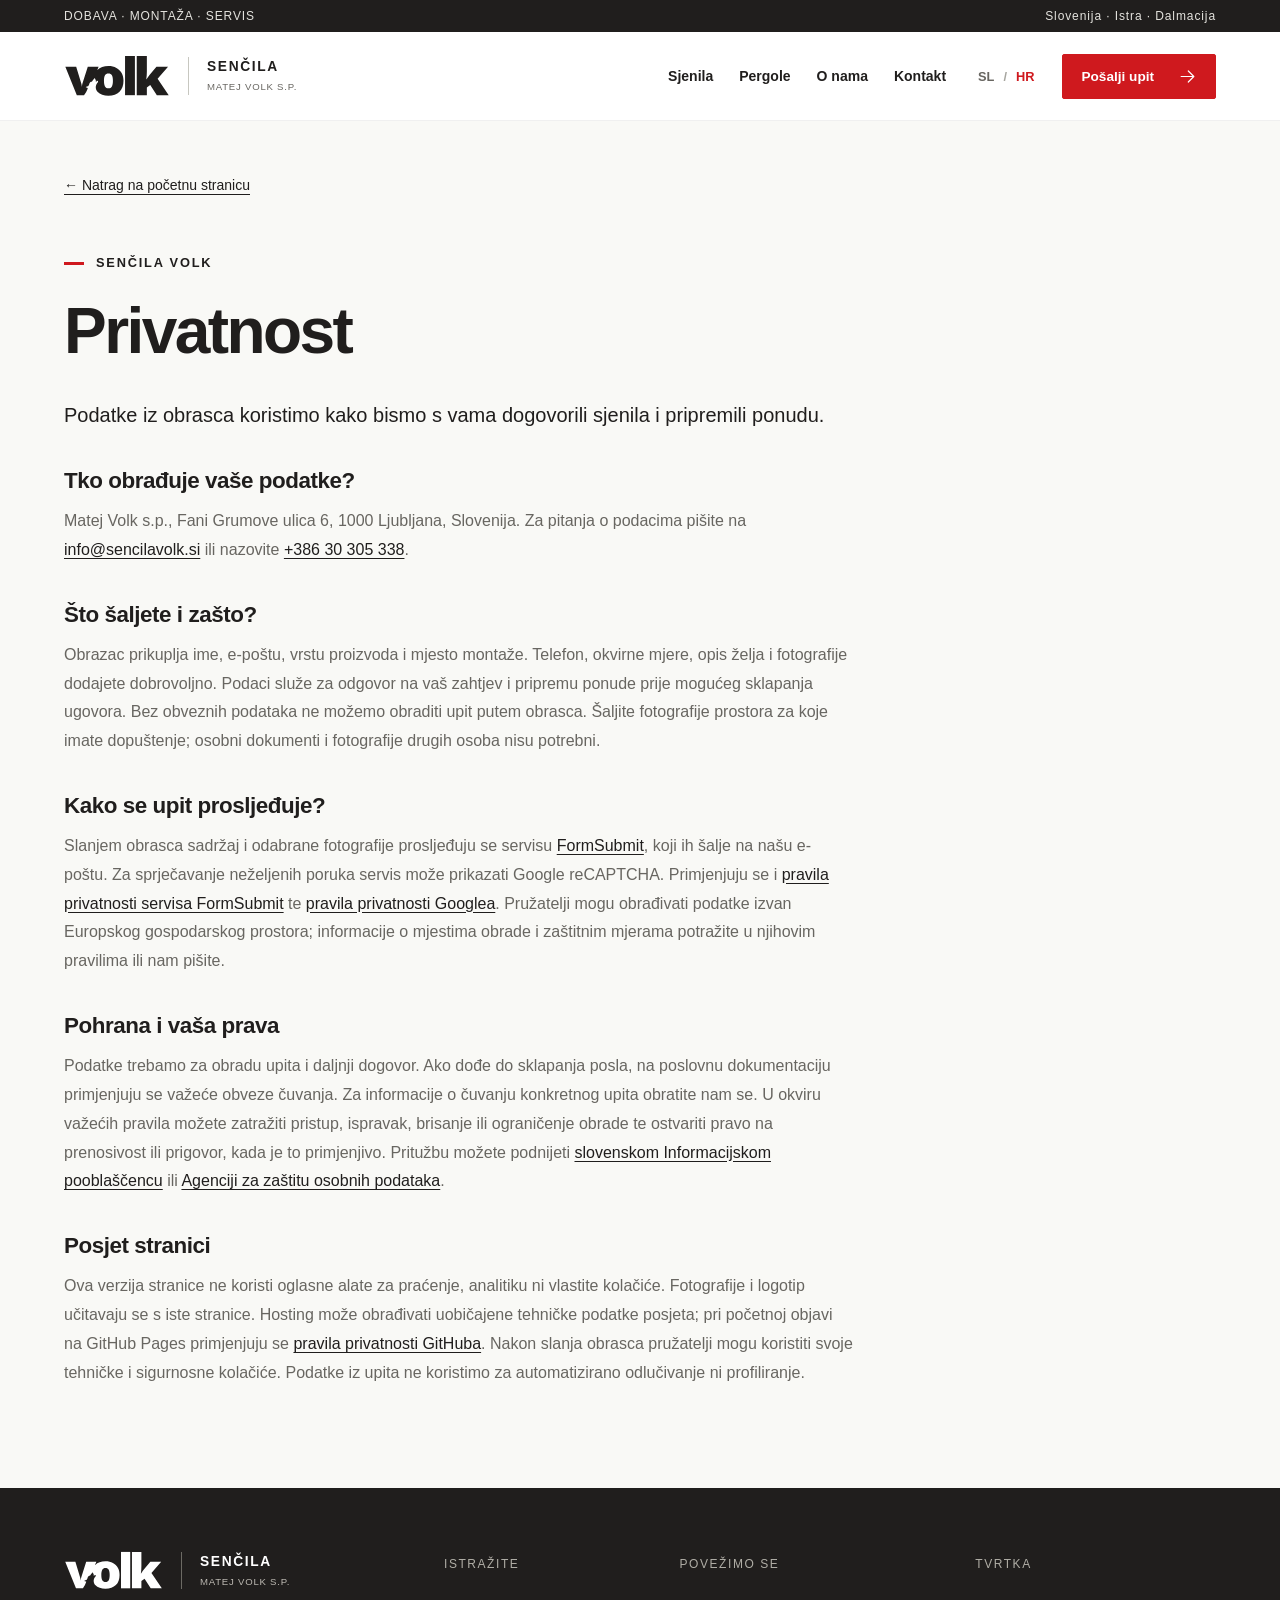
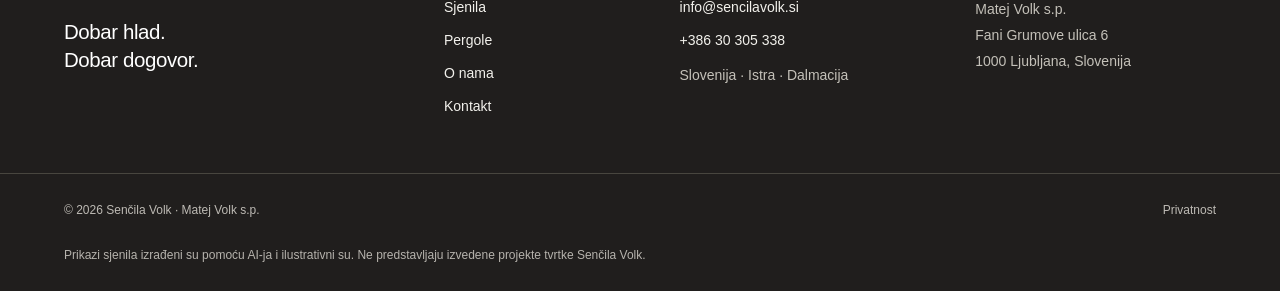
<file: hr/zasebnost.html>
<!doctype html>
<html lang="hr">
<head>
  <meta charset="utf-8">
  <meta name="viewport" content="width=device-width, initial-scale=1">
  <title>Privatnost | Senčila Volk</title>
  <meta name="description" content="Kako postupamo s vašim podacima">
  <!-- Preview on GitHub: remove noindex only after the final site is approved. -->
  <meta name="robots" content="noindex, nofollow">
  <meta name="theme-color" content="#201e1d">
  <meta name="referrer" content="strict-origin-when-cross-origin">
  <meta property="og:type" content="website">
  <meta property="og:locale" content="hr_HR">
  <meta property="og:title" content="Privatnost | Senčila Volk">
  <meta property="og:description" content="Kako postupamo s vašim podacima">
  <link rel="icon" href="../assets/favicon.svg" type="image/svg+xml">
  <link rel="stylesheet" href="../assets/styles.css">
  <script src="../assets/site.js" defer></script>
</head><body id="top"><a class="skip" href="#main">Na sadržaj</a>
<div class="topline"><div class="wrap"><span>DOBAVA · MONTAŽA · SERVIS</span><span>Slovenija · Istra · Dalmacija</span></div></div>
<header class="site-header">
 <div class="wrap header-inner">
  <a class="brand-link" href="./index.html" aria-label="Senčila Volk — početna"><span class="brand"><img src="../assets/volk-dark.svg" width="106" height="42" alt="Volk"><span class="brand-type">SENČILA<small>MATEJ VOLK S.P.</small></span></span></a>
  <nav id="navigation" aria-label="Glavna navigacija"><a href="./index.html#resitve">Sjenila</a><a href="./index.html#pergole">Pergole</a><a href="./index.html#o-nas">O nama</a><a href="./index.html#povprasevanje">Kontakt</a></nav>
  <div class="header-actions">
   <div class="languages" aria-label="Odabir jezika"><a href="../index.html" lang="sl" aria-label="Slovenščina" >SL</a><span aria-hidden="true">/</span><a href="./index.html" lang="hr" aria-label="Hrvatski" aria-current="page">HR</a></div>
   <a class="button header-cta" href="./index.html#povprasevanje">Pošalji upit<svg class="icon" viewBox="0 0 24 24" aria-hidden="true"><path d="M4 12h15M13 5l7 7-7 7"/></svg></a>
   <button class="menu-toggle" type="button" data-menu aria-label="Izbornik" aria-expanded="false" aria-controls="navigation"><span></span><span></span></button>
  </div>
 </div>
</header><main id="main" class="legal-page wrap"><a class="back-link" href="./index.html">← Natrag na početnu stranicu</a><p class="eyebrow">SENČILA VOLK</p><h1>Privatnost</h1><div class="legal-body"><p class="legal-lead">Podatke iz obrasca koristimo kako bismo s vama dogovorili sjenila i pripremili ponudu.</p>
<h2>Tko obrađuje vaše podatke?</h2><p>Matej Volk s.p., Fani Grumove ulica 6, 1000 Ljubljana, Slovenija. Za pitanja o podacima pišite na <a href="mailto:info@sencilavolk.si">info@sencilavolk.si</a> ili nazovite <a href="tel:+38630305338">+386 30 305 338</a>.</p>
<h2>Što šaljete i zašto?</h2><p>Obrazac prikuplja ime, e-poštu, vrstu proizvoda i mjesto montaže. Telefon, okvirne mjere, opis želja i fotografije dodajete dobrovoljno. Podaci služe za odgovor na vaš zahtjev i pripremu ponude prije mogućeg sklapanja ugovora. Bez obveznih podataka ne možemo obraditi upit putem obrasca. Šaljite fotografije prostora za koje imate dopuštenje; osobni dokumenti i fotografije drugih osoba nisu potrebni.</p>
<h2>Kako se upit prosljeđuje?</h2><p>Slanjem obrasca sadržaj i odabrane fotografije prosljeđuju se servisu <a href="https://formsubmit.co/" rel="noopener">FormSubmit</a>, koji ih šalje na našu e-poštu. Za sprječavanje neželjenih poruka servis može prikazati Google reCAPTCHA. Primjenjuju se i <a href="https://formsubmit.co/privacy.pdf" rel="noopener">pravila privatnosti servisa FormSubmit</a> te <a href="https://policies.google.com/privacy" rel="noopener">pravila privatnosti Googlea</a>. Pružatelji mogu obrađivati podatke izvan Europskog gospodarskog prostora; informacije o mjestima obrade i zaštitnim mjerama potražite u njihovim pravilima ili nam pišite.</p>
<h2>Pohrana i vaša prava</h2><p>Podatke trebamo za obradu upita i daljnji dogovor. Ako dođe do sklapanja posla, na poslovnu dokumentaciju primjenjuju se važeće obveze čuvanja. Za informacije o čuvanju konkretnog upita obratite nam se. U okviru važećih pravila možete zatražiti pristup, ispravak, brisanje ili ograničenje obrade te ostvariti pravo na prenosivost ili prigovor, kada je to primjenjivo. Pritužbu možete podnijeti <a href="https://www.ip-rs.si/">slovenskom Informacijskom pooblaščencu</a> ili <a href="https://azop.hr/">Agenciji za zaštitu osobnih podataka</a>.</p>
<h2>Posjet stranici</h2><p>Ova verzija stranice ne koristi oglasne alate za praćenje, analitiku ni vlastite kolačiće. Fotografije i logotip učitavaju se s iste stranice. Hosting može obrađivati uobičajene tehničke podatke posjeta; pri početnoj objavi na GitHub Pages primjenjuju se <a href="https://docs.github.com/en/site-policy/privacy-policies/github-general-privacy-statement">pravila privatnosti GitHuba</a>. Nakon slanja obrasca pružatelji mogu koristiti svoje tehničke i sigurnosne kolačiće. Podatke iz upita ne koristimo za automatizirano odlučivanje ni profiliranje.</p></div></main><footer class="site-footer">
 <div class="wrap footer-main">
  <div class="footer-brand"><a href="./index.html" aria-label="Senčila Volk"><span class="brand"><img src="../assets/volk-light.svg" width="106" height="42" alt="Volk"><span class="brand-type">SENČILA<small>MATEJ VOLK S.P.</small></span></span></a><p>Dobar hlad.<br>Dobar dogovor.</p></div>
  <div class="footer-col"><h2>ISTRAŽITE</h2><a href="./index.html#resitve">Sjenila</a><a href="./index.html#pergole">Pergole</a><a href="./index.html#o-nas">O nama</a><a href="./index.html#povprasevanje">Kontakt</a></div>
  <div class="footer-col"><h2>POVEŽIMO SE</h2><a href="mailto:info@sencilavolk.si">info@sencilavolk.si</a><a href="tel:+38630305338">+386 30 305 338</a><p>Slovenija · Istra · Dalmacija</p></div>
  <div class="footer-col"><h2>TVRTKA</h2><p>Matej Volk s.p.<br>Fani Grumove ulica 6<br>1000 Ljubljana, Slovenija</p></div>
 </div>
 <div class="wrap footer-bottom"><span>© 2026 Senčila Volk · Matej Volk s.p.</span><a href="./zasebnost.html">Privatnost</a></div>
 <div class="wrap image-disclosure">Prikazi sjenila izrađeni su pomoću AI-ja i ilustrativni su. Ne predstavljaju izvedene projekte tvrtke Senčila Volk.</div>
</footer></body></html>
</file>
<file: assets/styles.css>
@charset "UTF-8";
:root{--ink:#201e1d;--muted:#686661;--paper:#f9f9f6;--white:#fff;--red:#cf191e;--brand-red:#e32227;--red-dark:#ae1217;--line:#deded8;--gutter:clamp(22px,5vw,88px);--max:1440px;color-scheme:light;font-family:Arial,Helvetica,sans-serif;color:var(--ink);background:var(--paper);font-synthesis:none}
*,*::before,*::after{box-sizing:border-box}html{scroll-behavior:smooth;scroll-padding-top:100px}body{margin:0}a{color:inherit}button,input,select,textarea{font:inherit}img{display:block;max-width:100%}button,a,input,select,textarea,summary{-webkit-tap-highlight-color:transparent}button,a{touch-action:manipulation}button{cursor:pointer}::selection{background:var(--red);color:#fff}:focus-visible{outline:3px solid var(--red);outline-offset:5px}.wrap{max-width:var(--max);margin:auto;padding-inline:var(--gutter)}.eyebrow{text-transform:uppercase;font-size:.8rem;letter-spacing:.14em;font-weight:650;display:flex;align-items:center;gap:12px}.eyebrow::before{content:"";width:20px;height:3px;background:var(--red);flex:none}.button{display:inline-flex;align-items:center;justify-content:center;gap:32px;min-height:52px;padding:14px 23px;background:var(--red);color:#fff;text-decoration:none;border:1px solid var(--red);font-weight:650;border-radius:2px;transition:background .2s,transform .2s}.button:hover{background:var(--red-dark);border-color:var(--red-dark);transform:translateY(-1px)}.button svg{width:19px;height:19px;flex:none}.skip{position:absolute;top:-80px;left:20px;z-index:1000;background:#fff;padding:15px}.skip:focus{top:16px}h1,h2,h3,p{margin-top:0}h1,h2,h3{font-weight:650}h2{font-size:clamp(2.1rem,3.5vw,3.65rem);line-height:1.07;letter-spacing:-.035em}p{font-size:1.075rem;line-height:1.6}.section{padding-block:100px}.icon{width:24px;height:24px;fill:none;stroke:currentColor;stroke-width:1.5;stroke-linecap:round;stroke-linejoin:round;flex:none}

/* Header */
.topline{background:var(--ink);color:#e4e3de;font-size:.75rem;letter-spacing:.075em}
.topline .wrap{min-height:32px;display:flex;align-items:center;justify-content:space-between;gap:20px}
.site-header{position:sticky;top:0;z-index:30;background:rgba(255,255,255,.98);border-bottom:1px solid rgba(0,0,0,.06)}
.header-inner{min-height:88px;display:flex;align-items:center;justify-content:space-between;gap:28px}
.brand-link,.footer-brand>a{text-decoration:none;flex-shrink:0}
.brand{display:flex;gap:18px;align-items:center}.brand img{width:106px;height:auto}
.brand-type{font-size:.86rem;letter-spacing:.12em;font-weight:700;border-left:1px solid #c7c7c0;padding-left:18px;line-height:1.5}
.brand-type small{display:block;font-size:.6rem;letter-spacing:.08em;color:var(--muted);font-weight:400;margin-top:2px}
#navigation{display:flex;align-items:center;gap:26px;margin-left:auto}
#navigation>a{text-decoration:none;font-size:.875rem;white-space:nowrap;line-height:44px;font-weight:600}
#navigation>a:hover{color:var(--red)}
.header-actions{display:flex;align-items:center;gap:24px}.header-cta{font-size:.85rem;gap:24px;min-height:45px;padding:12px 18px;white-space:nowrap}
.languages{display:flex;align-items:center;gap:5px;white-space:nowrap;font-size:.8rem;font-weight:600}
.languages a{text-decoration:none;min-height:44px;display:grid;place-items:center;padding:4px;color:var(--muted)}
.languages a[aria-current]{color:var(--red)}.languages span{color:#a7a6a0}
.menu-toggle{display:none;background:none;border:1px solid var(--line);height:44px;width:44px;padding:10px}
.menu-toggle span{display:block;height:2px;width:22px;background:var(--ink);margin:5px 0;transition:transform .2s}
.menu-toggle[aria-expanded="true"] span:first-child{transform:translateY(3.5px) rotate(45deg)}
.menu-toggle[aria-expanded="true"] span:last-child{transform:translateY(-3.5px) rotate(-45deg)}

/* The terrace is the first impression. */
.hero{position:relative;isolation:isolate;min-height:660px;background:#283027;color:#fff}
.hero-image{position:absolute;inset:0;margin:0;z-index:-2}
.hero-image img{width:100%;height:100%;object-fit:cover;object-position:60% 52%}
.hero-shade{position:absolute;inset:0;z-index:-1;background:linear-gradient(90deg,rgba(15,21,17,.82),rgba(15,21,17,.59) 35%,rgba(15,21,17,.1) 72%,rgba(15,21,17,.06))}
.hero-content{position:relative;padding-top:90px;padding-bottom:76px}
.hero .eyebrow{font-size:.77rem;letter-spacing:.12em;margin-bottom:28px;line-height:1.5}
.hero .eyebrow::before{background:#f04448}
.hero h1{font-size:clamp(3.9rem,6.5vw,6rem);line-height:1.015;letter-spacing:-.045em;margin-bottom:25px;max-width:700px}
.hero-description{max-width:525px;color:#f0f0e9;font-size:1.07rem;line-height:1.65;margin-bottom:28px}
.hero-buttons{display:flex;gap:28px;align-items:center;flex-wrap:wrap}
.hero-buttons .button{min-height:54px;font-size:.95rem}
.hero-secondary{font-size:.9rem;text-decoration-thickness:1px;text-underline-offset:6px;line-height:44px}
.hero-secondary:hover{color:#fff;text-decoration-thickness:2px}
.hero-note{font-size:.82rem;color:#e0e1da;margin:35px 0 0}
.hero-image figcaption{position:absolute;right:24px;bottom:18px;font-size:.75rem;padding:5px 8px;background:rgba(0,0,0,.55);color:#fff;z-index:1}
.trust-strip{background:#fff;border-bottom:1px solid var(--line)}
.trust-grid{display:grid;grid-template-columns:1fr 1.1fr 1.2fr;padding-block:30px}
.trust-item{display:flex;gap:16px;align-items:center;padding-left:35px;border-left:1px solid var(--line)}
.trust-item:first-child{padding-left:0;border:0}.trust-item strong{font-size:2rem;letter-spacing:-.045em;white-space:nowrap;line-height:1.05}
.trust-item span{font-size:.875rem;line-height:1.45;color:var(--muted);max-width:160px}
.trust-item:last-child{justify-content:flex-end}.trust-item:last-child strong{font-size:1.25rem;letter-spacing:-.02em}.trust-item:last-child span{max-width:150px}

/* Offer */
.section-intro{display:grid;grid-template-columns:1.1fr 1fr;gap:70px;align-items:end;margin-bottom:46px}
.section-intro h2{margin-bottom:0}.section-intro>p{max-width:460px;margin-bottom:3px;color:var(--muted);justify-self:end}
.section-intro .eyebrow{margin-bottom:24px}
.product-grid{display:grid;grid-template-columns:1fr 1fr;gap:28px}
.product-card{min-width:0;background:#fff;border:1px solid var(--line);scroll-margin-top:112px}
.product-image{margin:0;position:relative;overflow:hidden;aspect-ratio:1.45}
.product-image img{width:100%;height:100%;object-fit:cover;transition:transform .6s}
.product-card:hover .product-image img{transform:scale(1.025)}
.product-image figcaption{position:absolute;bottom:12px;right:12px;font-size:.75rem;background:rgba(20,20,20,.7);color:#fff;padding:5px 7px}
.product-body{padding:30px 32px 26px}.product-kicker{font-size:.75rem;font-weight:600;letter-spacing:.11em;color:var(--muted)}
.product-body h3{font-size:2.4rem;letter-spacing:-.04em;line-height:1.1;margin:15px 0 16px}
.product-body>p{color:var(--muted);font-size:1rem;line-height:1.6;margin-bottom:24px;min-height:4.8em}
.tags{display:flex;flex-wrap:wrap;gap:8px;margin-bottom:27px}.tags span{border:1px solid var(--line);padding:7px 10px;font-size:.78rem;color:#55534f;border-radius:2px}
.text-link{display:flex;align-items:center;justify-content:space-between;gap:18px;padding-top:20px;border-top:1px solid var(--line);text-decoration:none;font-weight:650;font-size:.92rem;min-height:44px}.text-link:hover{color:var(--red)}
.text-link .icon{color:var(--red);width:22px;height:22px}
.other-heading{display:flex;gap:28px;align-items:center;justify-content:space-between;margin-top:68px;margin-bottom:25px}
.other-heading h3{font-size:1.55rem;letter-spacing:-.025em;margin:0}.other-heading p{font-size:.9rem;color:var(--muted);margin:0}
.other-products{border-top:1px solid var(--line)}
.other-item{display:grid;grid-template-columns:35px 1fr 1.4fr 30px;align-items:center;gap:20px;padding:25px 5px;border-bottom:1px solid var(--line);text-decoration:none;transition:background .2s}
.other-item:hover{background:#efefea}.item-no{font-size:.8rem;color:var(--muted)}
.other-item h3{font-size:1.25rem;letter-spacing:-.025em;margin:0}.other-item p{font-size:.94rem;color:var(--muted);margin:0;max-width:525px;line-height:1.5}.other-item .icon{justify-self:end;width:20px;height:20px}
.other-item:hover .icon{color:var(--red)}

/* Personal accountability */
.about{background:#efefea}.about-grid{display:grid;grid-template-columns:1.15fr .85fr;gap:105px;align-items:stretch}
.about-copy .eyebrow{margin-bottom:24px}.about-copy>p:not(.eyebrow){font-size:1rem;line-height:1.75;color:#65635e;max-width:580px}
.about-copy h2{margin-bottom:28px}.promises{margin:30px 0 0;padding:0;list-style:none;display:grid;gap:22px}
.promises li{display:flex;gap:14px;align-items:flex-start}.promises .icon{color:var(--red);width:20px;height:20px;margin-top:2px}
.promises strong{display:block;font-size:1rem}.promises span{display:block;font-size:.9rem;color:var(--muted);margin-top:6px;line-height:1.5}
.guarantee{background:var(--ink);color:#fff;display:flex;flex-direction:column;padding:36px 38px;position:relative;border-bottom:5px solid var(--brand-red)}
.guarantee-top{display:flex;align-items:center;gap:12px}.guarantee-top .icon{width:25px;height:25px;color:#f04448}.guarantee-top span{font-size:.7rem;letter-spacing:.1em;line-height:1.5}
.guarantee-number{font-size:clamp(9rem,13vw,13rem);font-weight:700;letter-spacing:-.075em;line-height:1;display:flex;align-items:baseline;gap:18px;margin:37px 0 16px}
.guarantee-number span{font-size:1.4rem;letter-spacing:-.02em;font-weight:400}.guarantee h3{font-size:1.75rem;letter-spacing:-.025em;line-height:1.2;margin-bottom:45px}
.guarantee-bottom{display:flex;justify-content:space-between;align-items:flex-end;gap:20px;margin-top:auto;padding-top:27px;border-top:1px solid #484641}
.guarantee-bottom p{font-size:.88rem;color:#c3c1bb;margin:0;line-height:1.7}.guarantee-bottom img{width:72px;opacity:.8}

/* Process, service area, FAQ */
.steps{display:grid;grid-template-columns:repeat(3,1fr);gap:40px;padding:0;list-style:none;margin:50px 0 0}
.steps li{border-top:1px solid var(--line);padding-top:26px}.step-number{font-size:1rem;color:var(--red);font-weight:600}
.steps h3{font-size:1.25rem;margin:30px 0 16px;letter-spacing:-.025em;line-height:1.3}.steps p{font-size:1rem;color:var(--muted);margin-bottom:0;max-width:355px}
.coverage{background:var(--ink);color:#fff;padding-block:55px}.coverage-grid{display:grid;grid-template-columns:1.1fr 1fr;gap:70px;align-items:center}
.coverage h2{font-size:clamp(2rem,3vw,2.8rem);margin:0;line-height:1.1}.coverage-grid>div>p{font-size:1rem;color:#d1cfc8;margin-bottom:23px}
.coverage-badges{display:flex;gap:24px;flex-wrap:wrap}.coverage-badges>span{font-size:.85rem;display:flex;align-items:center;gap:7px}.coverage-badges .icon{color:#ee5457;width:17px;height:17px}
.faq{display:grid;grid-template-columns:.8fr 1.2fr;gap:80px}.faq .eyebrow{margin-bottom:23px}.faq h2{margin-bottom:0}
.faq-list{border-top:1px solid var(--line)}.faq-list details{border-bottom:1px solid var(--line)}
.faq-list summary{list-style:none;display:flex;align-items:center;justify-content:space-between;gap:35px;padding:23px 0;font-size:1rem;line-height:1.45;font-weight:600;cursor:pointer}
summary::-webkit-details-marker{display:none}.faq-list summary .icon{width:18px;height:18px;transition:transform .2s}.faq-list details[open] summary .icon{transform:rotate(45deg);color:var(--red)}
.faq-list details>p{font-size:1rem;line-height:1.7;color:var(--muted);padding-right:40px;margin:0 0 23px}.faq-list summary:hover{color:var(--red)}

/* Inquiry */
.inquiry{background:#eaeae5;border-top:1px solid var(--line)}.inquiry-grid{display:grid;grid-template-columns:.88fr 1.12fr;gap:86px;align-items:start}
.inquiry-copy{position:sticky;top:135px}.inquiry-copy .eyebrow{margin-bottom:25px;line-height:1.6}.inquiry-copy h2{margin-bottom:26px}
.inquiry-copy>p:not(.eyebrow):not(.inquiry-area){max-width:375px;font-size:1rem;color:var(--muted);line-height:1.75}
.direct-contact{margin-top:45px;padding-top:28px;border-top:1px solid #c9c9c1;max-width:360px;display:flex;flex-direction:column;align-items:flex-start}
.direct-contact>span{font-size:.875rem;color:var(--muted);margin-bottom:15px}.contact-phone{display:flex;align-items:center;gap:26px;font-size:1.65rem;text-decoration:none;letter-spacing:-.03em;font-weight:600;min-height:44px}
.contact-email{font-size:1rem;text-decoration:none;padding-top:8px;min-height:44px;overflow-wrap:anywhere}.contact-email:hover,.contact-phone:hover{color:var(--red)}
.inquiry-area{display:flex;align-items:center;gap:9px;font-size:.84rem;color:var(--muted);margin-top:33px}.inquiry-area .icon{width:17px;height:17px}
.inquiry-form{background:#fff;padding:35px;border:1px solid #d6d6cf;min-width:0}
.form-heading h3{font-size:1.45rem;line-height:1.3;letter-spacing:-.025em;margin-bottom:10px}.form-heading>p{font-size:.8rem;color:var(--muted);margin-bottom:28px}
.field{display:flex;flex-direction:column;min-width:0;margin-bottom:20px}.field label,.photo-field legend{font-size:.875rem;font-weight:600;line-height:1.45;margin-bottom:8px}.optional{font-weight:400;color:var(--muted);font-size:.8rem}
.field input,.field select,.field textarea{background:#fcfcfa;border:1px solid #c8c8c0;border-radius:2px;padding:13px 14px;color:var(--ink);width:100%;min-height:49px;font-size:1rem;transition:border-color .2s}
.field input::placeholder,.field textarea::placeholder{color:#787770;opacity:1;font-size:.875rem;line-height:1.5}
.field input:focus,.field select:focus,.field textarea:focus{border-color:var(--ink);outline:2px solid #201e1d;outline-offset:1px}.field textarea{resize:vertical;min-height:110px;line-height:1.5}
.field select{padding-right:30px}.form-row{display:grid;grid-template-columns:1fr 1fr;gap:18px}.honey{display:none}
.solution-field{padding:0;border:0;margin:0 0 24px;min-width:0}
.solution-field legend{font-size:.875rem;font-weight:600;line-height:1.45;margin-bottom:6px;padding:0}
.solutions-hint{font-size:.875rem;line-height:1.5;color:var(--muted);margin:0 0 12px}
.solution-options{display:grid;grid-template-columns:repeat(auto-fit,minmax(min(100%,180px),1fr));gap:8px}
.solution-option{display:flex;align-items:flex-start;gap:10px;min-width:0;min-height:48px;padding:12px;background:#fcfcfa;border:1px solid #c8c8c0;border-radius:2px;cursor:pointer;font-size:.875rem;line-height:1.5}
.solution-option-wide{grid-column:1/-1}
.solution-option input{width:18px;height:18px;margin:2px 0 0;flex:none;accent-color:var(--red);cursor:pointer}
.solution-option span{overflow-wrap:anywhere}
.solution-option:hover{border-color:var(--ink)}
.solution-option:has(input:checked){border-color:var(--red);background:#fff5f5}
.solution-option input:checked+span{font-weight:600}
.solution-option:focus-within{outline:2px solid var(--red);outline-offset:2px}
.solutions-error{color:var(--red-dark);font-size:.875rem;line-height:1.5;margin:10px 0 0}
.photo-field{padding:0;border:0;margin:0 0 24px;min-width:0}.photo-field>p{font-size:.75rem;color:var(--muted);line-height:1.5;margin:0 0 12px}
.file-row{position:relative;display:flex;align-items:center;border:1px dashed #bfbfb5;min-height:55px;background:#fcfcfa;margin-bottom:9px;min-width:0}
.file-row>label{display:flex;align-items:center;gap:12px;padding:14px;flex:1;min-width:0;font-size:.84rem;cursor:pointer;line-height:1.3}
.file-row>label .icon{width:20px;height:20px;color:var(--muted)}.file-row>label>span{overflow-wrap:anywhere}
.file-row>input{position:absolute;inset:0;width:100%;height:100%;cursor:pointer;opacity:0}.file-row:focus-within{outline:2px solid var(--red);outline-offset:3px}
.file-row.has-file{border-style:solid}.remove-file{z-index:1;position:relative;width:44px;height:44px;flex:none;display:grid;place-items:center;border:0;background:none;color:var(--muted)}.remove-file:hover{color:var(--red)}
.remove-file .icon{width:17px;height:17px}.remove-file[hidden]{display:none}.extra-photos>summary{cursor:pointer;display:flex;align-items:center;gap:8px;min-height:38px;font-size:.8rem;margin:1px 0 6px}.extra-photos>summary .icon{width:15px;height:15px}.extra-photos[open]>summary .icon{transform:rotate(45deg)}
.privacy-note{font-size:.78rem;line-height:1.65;color:var(--muted);margin-bottom:23px}.privacy-note a{text-underline-offset:3px}
.submit-button{width:100%;justify-content:space-between;font-size:.94rem;min-height:54px}.submit-button:disabled{background:#777;border-color:#777;cursor:wait;transform:none}.submit-note{font-size:.75rem;text-align:center;line-height:1.5;color:var(--muted);margin:13px 0 0}
.form-status{background:#fff1f0;border:1px solid #d48282;color:#8d1b1b;padding:13px;font-size:.85rem;line-height:1.6;margin:0 0 17px}.form-status[hidden]{display:none}

/* Footer and supporting pages */
.site-footer{background:var(--ink);color:#fff}.footer-main{display:grid;grid-template-columns:1.35fr .75fr 1fr 1fr;gap:55px;padding-top:63px;padding-bottom:50px}
.footer-brand .brand-type{color:#fff;border-color:#6c6a64}.footer-brand .brand-type small{color:#bdbab3}.footer-brand .brand img{width:99px}.footer-brand>p{font-size:1.28rem;line-height:1.35;letter-spacing:-.02em;margin:28px 0 0}
.footer-col{display:flex;flex-direction:column;align-items:flex-start}.footer-col h2{font-size:.75rem;letter-spacing:.13em;color:#b0aea6;margin:5px 0 18px;line-height:1.4;font-weight:500}
.footer-col>a{font-size:.875rem;text-decoration:none;line-height:1.5;padding-block:6px;color:#f2f1ec;overflow-wrap:anywhere}.footer-col>a:hover{color:#fff;text-decoration:underline;text-underline-offset:4px}
.footer-col p{font-size:.875rem;color:#c4c1b9;line-height:1.85;margin:6px 0 0}.footer-bottom{display:flex;align-items:center;justify-content:space-between;gap:25px;font-size:.75rem;color:#bdbab4;padding-block:21px;border-top:1px solid #48463f}.footer-bottom a{text-decoration:none;min-height:30px;display:flex;align-items:center}
.image-disclosure{color:#b6b3ad;font-size:.75rem;line-height:1.6;padding-bottom:26px}
.legal-page{padding-block:55px 85px}.back-link{font-size:.875rem;text-underline-offset:4px;display:inline-block;margin-bottom:60px}.legal-page h1,.thanks-page h1{font-size:clamp(2.5rem,5vw,4rem);line-height:1.1;letter-spacing:-.04em;margin:23px 0 32px}
.legal-body{max-width:790px}.legal-body .legal-lead{font-size:1.25rem;color:var(--ink);line-height:1.6}.legal-body h2{font-size:1.4rem;line-height:1.3;margin:35px 0 12px;letter-spacing:-.02em}.legal-body p{font-size:1rem;color:var(--muted);line-height:1.8}.legal-body a{color:var(--ink);text-underline-offset:3px}
.thanks-page{padding-top:100px;padding-bottom:110px;min-height:60vh}.thanks-page>p:not(.eyebrow){max-width:650px;color:var(--muted);margin-bottom:30px}.thanks-icon{width:60px;height:60px;display:grid;place-items:center;background:#eeeee7;border:1px solid var(--line);margin-bottom:30px;color:var(--red)}.thanks-icon .icon{width:27px;height:27px}

@media(min-width:1500px){.hero-content{padding-block:108px 90px}.hero{min-height:705px}}
@media(max-width:1200px){.brand-type{display:none}.header-inner{gap:20px}#navigation{gap:23px}.header-actions{gap:18px}.trust-item{padding-left:25px;gap:12px}.trust-item:last-child{flex-direction:column;align-items:flex-start;justify-content:center;gap:5px}.trust-item:last-child span{max-width:none}.about-grid,.inquiry-grid{gap:60px}.footer-main{gap:30px}}
@media(max-width:1100px){
 .header-inner{min-height:78px;flex-wrap:wrap}.header-actions{margin-left:auto}.brand-type{display:block}.js .menu-toggle{display:block}.header-cta{display:none}
 #navigation{order:3;width:100%;justify-content:center;gap:35px;border-top:1px solid var(--line);padding:8px 0}.js #navigation{display:none}.js #navigation.is-open{display:flex}
 .header-inner:has(#navigation.is-open){padding-bottom:10px}.hero{min-height:615px}.hero-content{padding-top:77px;padding-bottom:60px}
 .trust-item{flex-direction:column;align-items:flex-start;gap:9px}.trust-item span{max-width:none}.trust-item:last-child{gap:9px}.trust-item:last-child strong{font-size:1.5rem}
 .section{padding-block:78px}.section-intro{gap:45px}.product-body{padding:27px 25px}.product-body h3{font-size:2.2rem}.product-body>p{min-height:6.4em}.other-heading{display:block}.other-heading p{margin-top:12px}
 .about-grid{gap:50px;grid-template-columns:1fr .85fr}.guarantee{padding:30px}.guarantee-top{align-items:flex-start}.guarantee-top span{font-size:.7rem}.guarantee-number{font-size:10rem}.guarantee h3{font-size:1.55rem}
 .steps{gap:30px}.coverage-grid{gap:45px}.coverage-badges{gap:17px}.faq{gap:50px}.inquiry-grid{gap:45px;grid-template-columns:.8fr 1.2fr}.inquiry-form{padding:26px}.form-row{grid-template-columns:1fr;gap:0}.footer-main{grid-template-columns:1fr 1fr 1fr}.footer-brand{grid-column:1/-1;display:flex;justify-content:space-between;align-items:flex-end}.footer-brand>p{margin:0}
}
@media(max-width:760px){
 :root{--gutter:24px}.topline{font-size:.65rem;letter-spacing:.035em}.topline .wrap{min-height:30px;gap:15px}.topline .wrap>span:first-child{font-size:.6rem}
 .header-inner{min-height:75px;gap:14px}.brand img{width:89px}.brand{gap:13px}.brand-type{padding-left:13px;font-size:.75rem;letter-spacing:.1em}.brand-type small{font-size:.52rem}.header-actions{gap:14px}.languages{font-size:.77rem}.languages a{padding:4px}
 #navigation{gap:10px;flex-direction:column;align-items:stretch;padding:8px 0 15px}#navigation>a{font-size:1rem;text-align:center;line-height:45px}
 .hero{min-height:680px}.hero-content{padding-top:70px;padding-bottom:74px}.hero-image img{object-position:66% 50%}.hero-shade{background:linear-gradient(90deg,rgba(15,21,17,.83),rgba(15,21,17,.52)),linear-gradient(0deg,rgba(15,21,17,.3),transparent 60%)}
 .hero .eyebrow{font-size:.68rem;letter-spacing:.085em;line-height:1.7;max-width:295px;margin-bottom:25px}.hero h1{font-size:clamp(3.75rem,10vw,5rem);line-height:1.025;margin-bottom:25px}.hero-description{font-size:1rem;max-width:400px;line-height:1.7}.hero-description br{display:none}.hero-buttons{gap:24px}.hero-buttons .button{font-size:.875rem;padding:14px 18px;gap:24px}.hero-secondary{font-size:.85rem}.hero-note{font-size:.78rem;margin-top:28px}.hero-image figcaption{bottom:12px;right:12px;font-size:.7rem}
 .trust-grid{grid-template-columns:1fr 1.35fr;gap:20px;padding-block:26px}.trust-item{gap:7px;padding-left:20px}.trust-item strong{font-size:1.9rem}.trust-item span{font-size:.78rem;max-width:170px}.trust-item:last-child{grid-column:1/-1;flex-direction:row;align-items:center;justify-content:flex-start;border-left:0;border-top:1px solid var(--line);padding:19px 0 0;margin-top:0;gap:9px}.trust-item:last-child strong{font-size:.98rem;letter-spacing:-.02em}.trust-item:last-child span{font-size:.78rem;max-width:none}
 .section{padding-block:64px}h2{font-size:clamp(2.1rem,6.5vw,2.9rem);line-height:1.1}.eyebrow{font-size:.7rem;letter-spacing:.1em}.section-intro{display:block;margin-bottom:30px}.section-intro .eyebrow{margin-bottom:21px}.section-intro>p{margin-top:24px;max-width:550px;font-size:1rem;line-height:1.7}
 .product-grid{grid-template-columns:1fr;gap:28px}.product-image{aspect-ratio:1.35}.product-body{padding:26px 25px}.product-body h3{font-size:2.1rem;margin-top:12px}.product-body>p{min-height:0;margin-bottom:23px}.product-kicker{font-size:.67rem;letter-spacing:.09em}.tags{margin-bottom:22px}.tags span{font-size:.75rem}.text-link{font-size:.875rem;line-height:1.5}.other-heading{margin-top:47px;margin-bottom:23px}.other-heading h3{font-size:1.35rem}.other-heading p{font-size:.9rem;line-height:1.5}
 .other-item{grid-template-columns:25px 1fr 22px;column-gap:14px;row-gap:9px;padding-block:23px}.other-item h3{font-size:1.2rem}.other-item p{grid-column:2;grid-row:2;font-size:.9rem}.other-item>.icon{grid-column:3;grid-row:1}.item-no{font-size:.75rem}
 .about-grid{grid-template-columns:1fr;gap:40px}.about-copy h2{font-size:clamp(2.05rem,6.5vw,2.8rem)}.about-copy .eyebrow{margin-bottom:21px}.about-copy>p:not(.eyebrow){max-width:none}.promises{gap:22px}.guarantee{padding:30px}.guarantee-top{align-items:center}.guarantee-top span{font-size:.7rem}.guarantee-number{font-size:10rem;margin:25px 0 10px}.guarantee h3{font-size:1.7rem;margin-bottom:35px}.guarantee-bottom{padding-top:23px}.guarantee-bottom img{width:85px}
 .steps{grid-template-columns:1fr;gap:28px;margin-top:33px}.steps li{display:grid;grid-template-columns:35px 1fr;column-gap:18px;padding-top:25px}.step-number{grid-row:1/3;padding-top:4px}.steps h3{margin:0 0 12px;font-size:1.22rem}.steps p{grid-column:2;max-width:none;font-size:1rem;line-height:1.6}
 .coverage{padding-block:45px}.coverage-grid{grid-template-columns:1fr;gap:25px}.coverage h2{font-size:2.1rem}.coverage-grid>div>p{line-height:1.7;margin-bottom:23px}.coverage-badges{gap:20px}.coverage-badges>span{font-size:.8rem}
 .faq{grid-template-columns:1fr;gap:30px}.faq h2 br{display:none}.faq-list summary{padding-block:21px;font-size:.95rem;gap:20px}.faq-list details>p{font-size:.95rem;padding-right:22px}
 .inquiry-grid{grid-template-columns:1fr;gap:35px}.inquiry-copy{position:static}.inquiry-copy>p:not(.eyebrow):not(.inquiry-area){max-width:550px}.direct-contact{margin-top:25px;padding-top:22px;max-width:none}.direct-contact>span{margin-bottom:10px}.contact-phone{font-size:1.55rem}.inquiry-area{margin-top:21px}.inquiry-form{padding:25px 22px}.form-heading h3{font-size:1.35rem}.field{margin-bottom:20px}.field label,.photo-field legend{font-size:.86rem}.optional{font-size:.77rem}.form-row{grid-template-columns:1fr}.privacy-note{font-size:.8rem}.submit-note{font-size:.75rem}
 .footer-main{grid-template-columns:1fr 1fr;gap:35px 25px;padding-top:43px;padding-bottom:38px}.footer-brand{grid-column:1/-1;gap:15px}.footer-brand>p{font-size:1.03rem}.footer-brand .brand-type{display:none}.footer-brand .brand img{width:100px}.footer-col:nth-child(3){grid-column:2;grid-row:2/4}.footer-col:nth-child(4){grid-column:1}.footer-col h2{font-size:.7rem;margin:0 0 13px}.footer-col>a{font-size:.84rem;line-height:1.7}.footer-col p{font-size:.84rem}.footer-bottom{font-size:.7rem;gap:15px;padding-block:17px;line-height:1.6}.image-disclosure{font-size:.7rem;padding-bottom:22px}
 .legal-page{padding-block:35px 55px}.back-link{margin-bottom:40px}.legal-page h1{font-size:2.6rem}.legal-body h2{font-size:1.35rem}.legal-body p{font-size:1rem}.legal-body .legal-lead{font-size:1.15rem}.thanks-page{padding-top:60px;padding-bottom:75px}.thanks-page h1{font-size:2.6rem}
}
@media(max-width:380px){:root{--gutter:20px}.brand-type{display:none}.header-actions{gap:15px}.topline .wrap{font-size:.59rem}.topline .wrap>span:first-child{font-size:.53rem}.hero h1{font-size:3.4rem}.hero-buttons{gap:12px}.hero-buttons .button{width:100%;justify-content:space-between}.hero-secondary{line-height:35px}.hero{min-height:705px}.inquiry-form{padding:25px 16px}.guarantee{padding:28px}.trust-item:last-child{flex-wrap:wrap;gap:7px}.footer-brand .brand img{width:90px}}
@media(prefers-reduced-motion:reduce){html{scroll-behavior:auto}*,*::before,*::after{transition:none!important;animation:none!important}}
@media print{.topline,.header-actions,#navigation,.hero-buttons,.inquiry-form,.site-footer,.hero-note{display:none!important}.site-header{position:static}.hero{min-height:0;background:#fff;color:#000}.hero-image,.hero-shade{display:none}.hero-content{padding-block:30px}.hero-description{color:#000}.section{padding-block:30px}.about,.inquiry,.coverage,.guarantee{background:#fff;color:#000}.inquiry-copy{position:static}.product-card{break-inside:avoid}.product-body{padding:20px}.product-image{max-height:200px}.product-grid{display:block}.about-grid,.inquiry-grid,.faq{display:block}}
</file>
